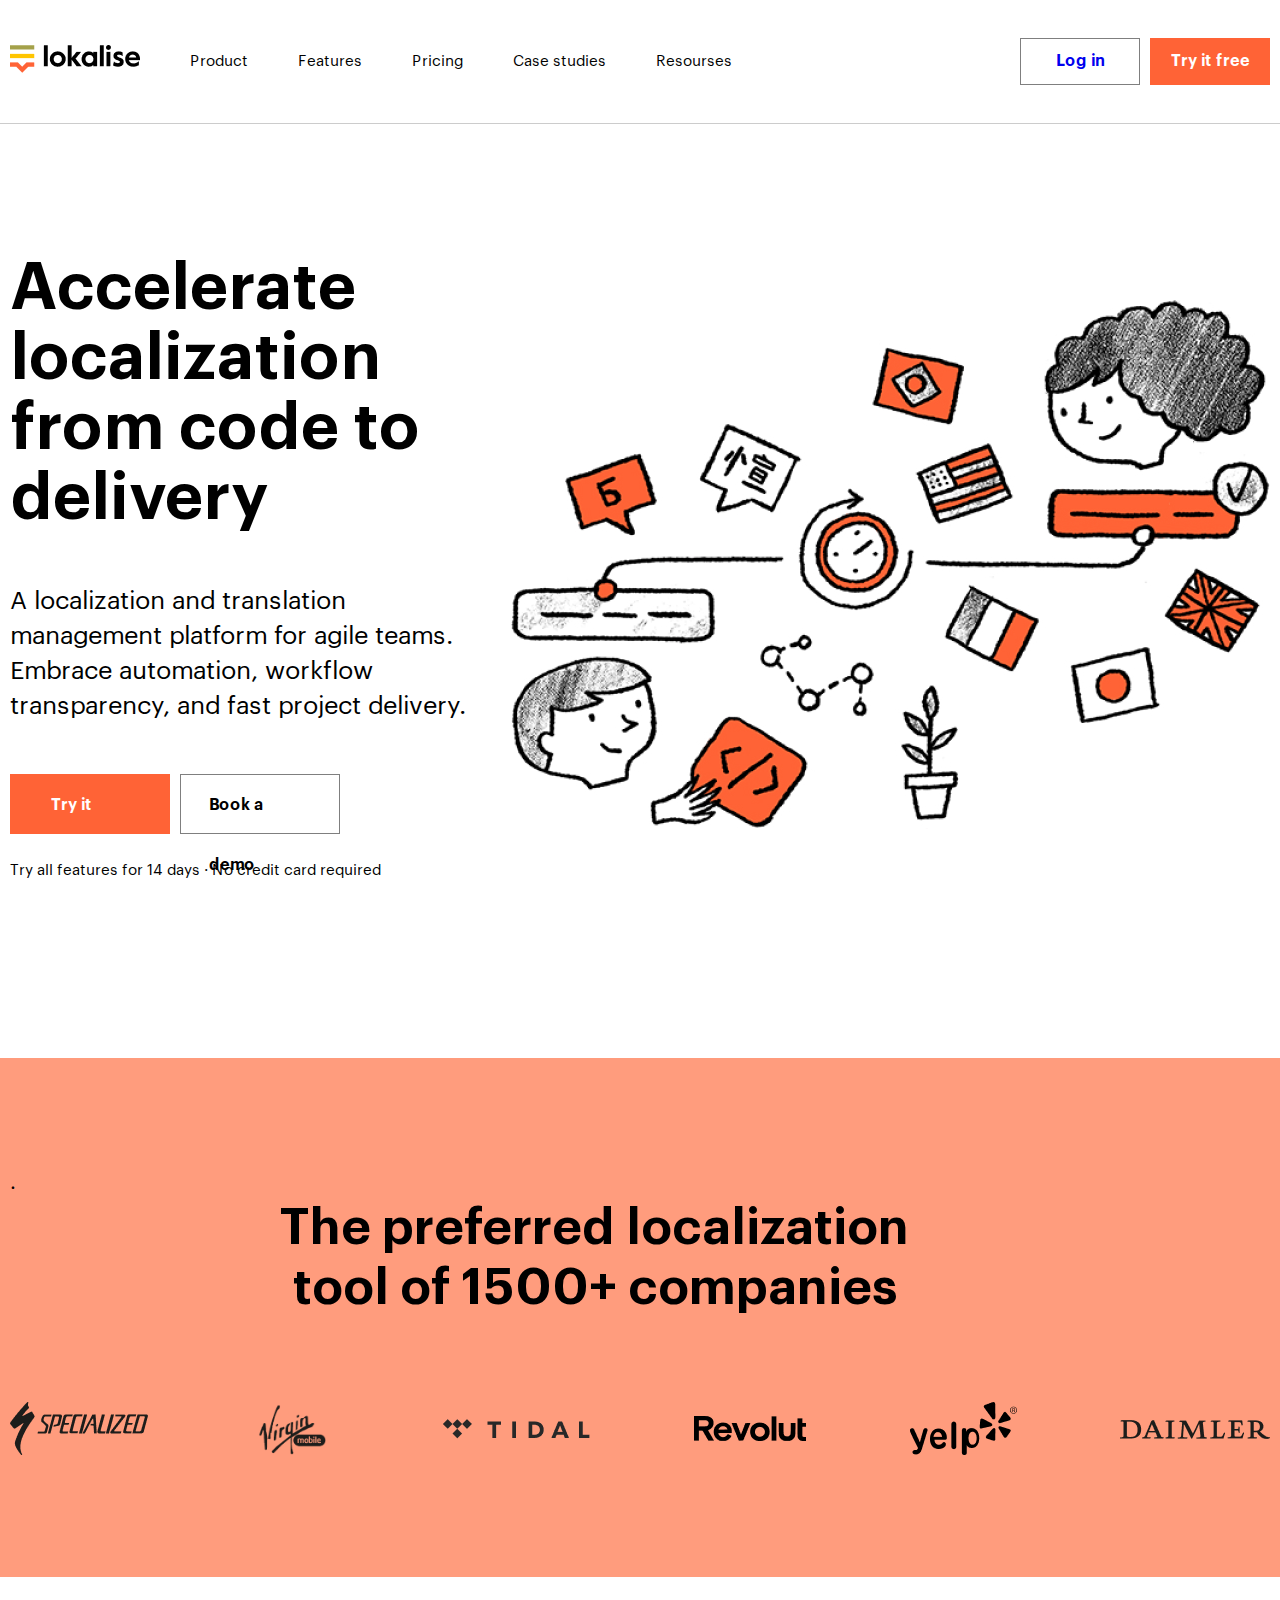
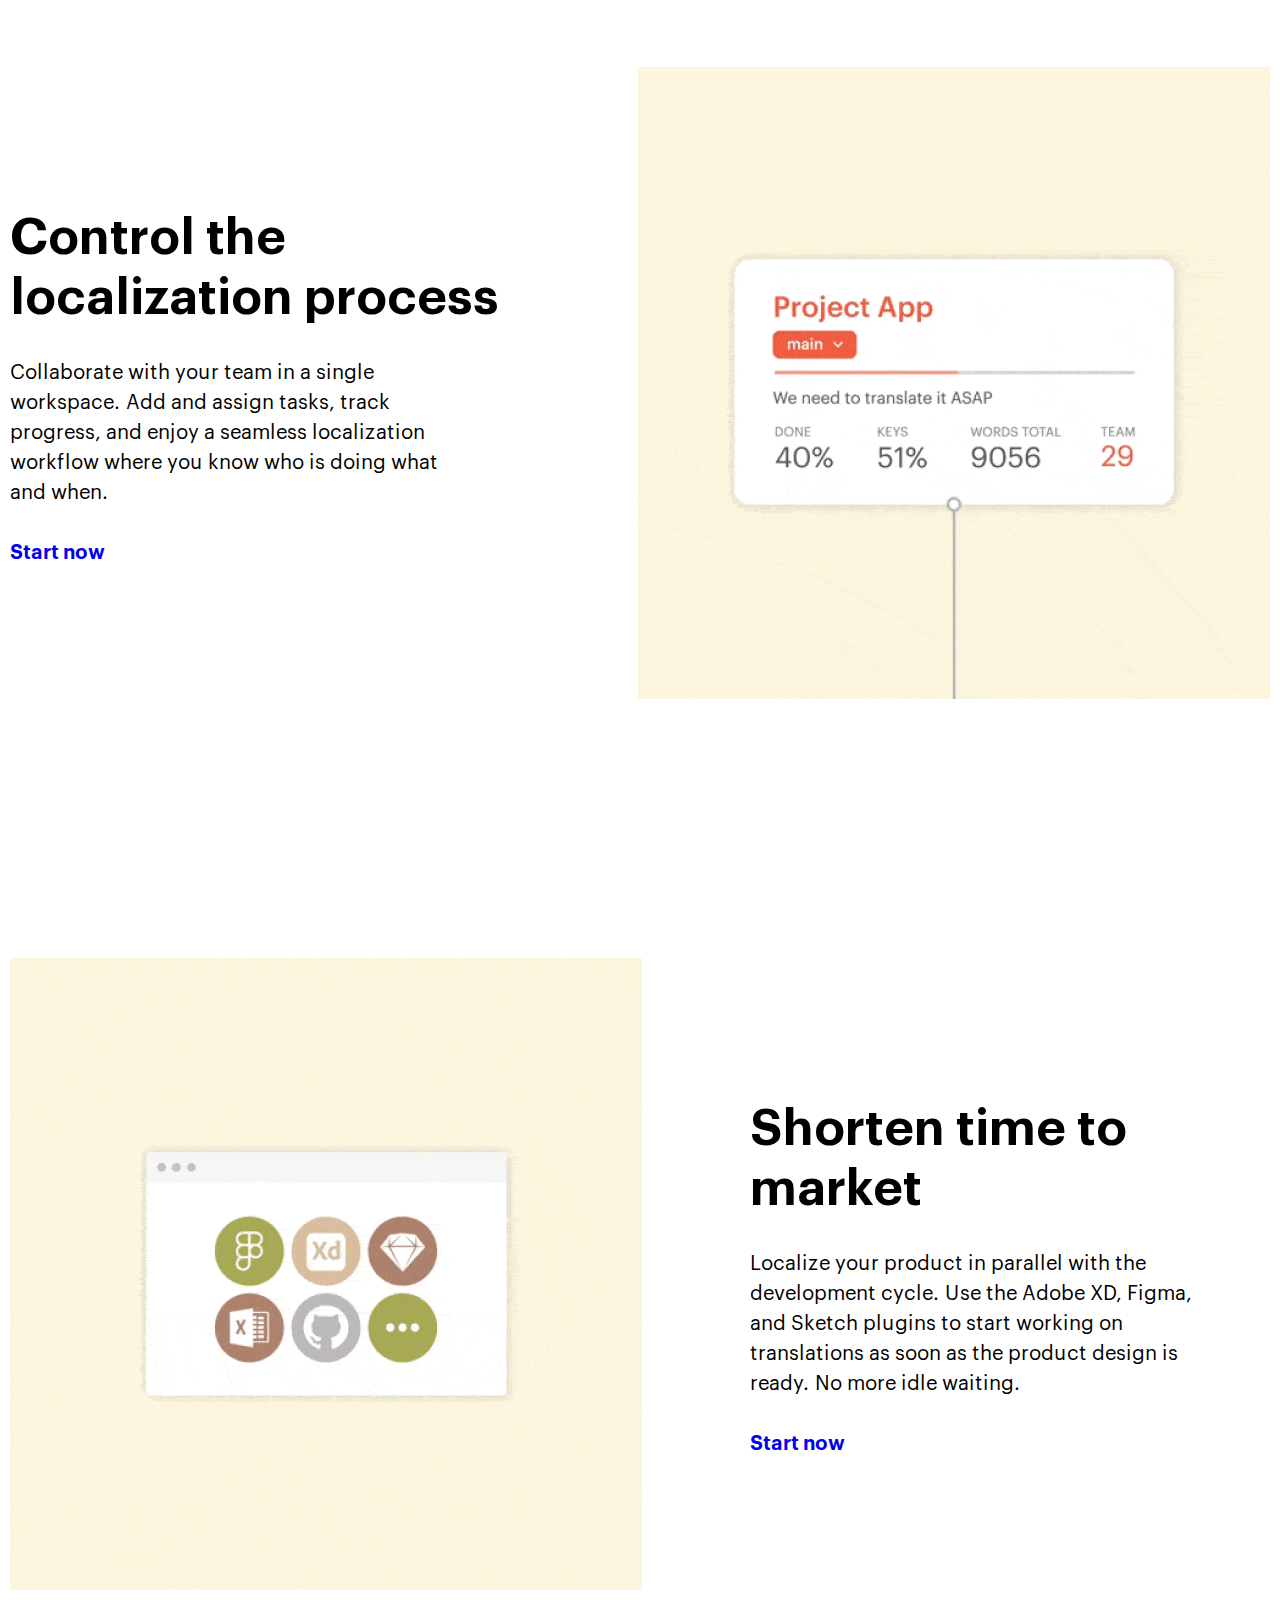
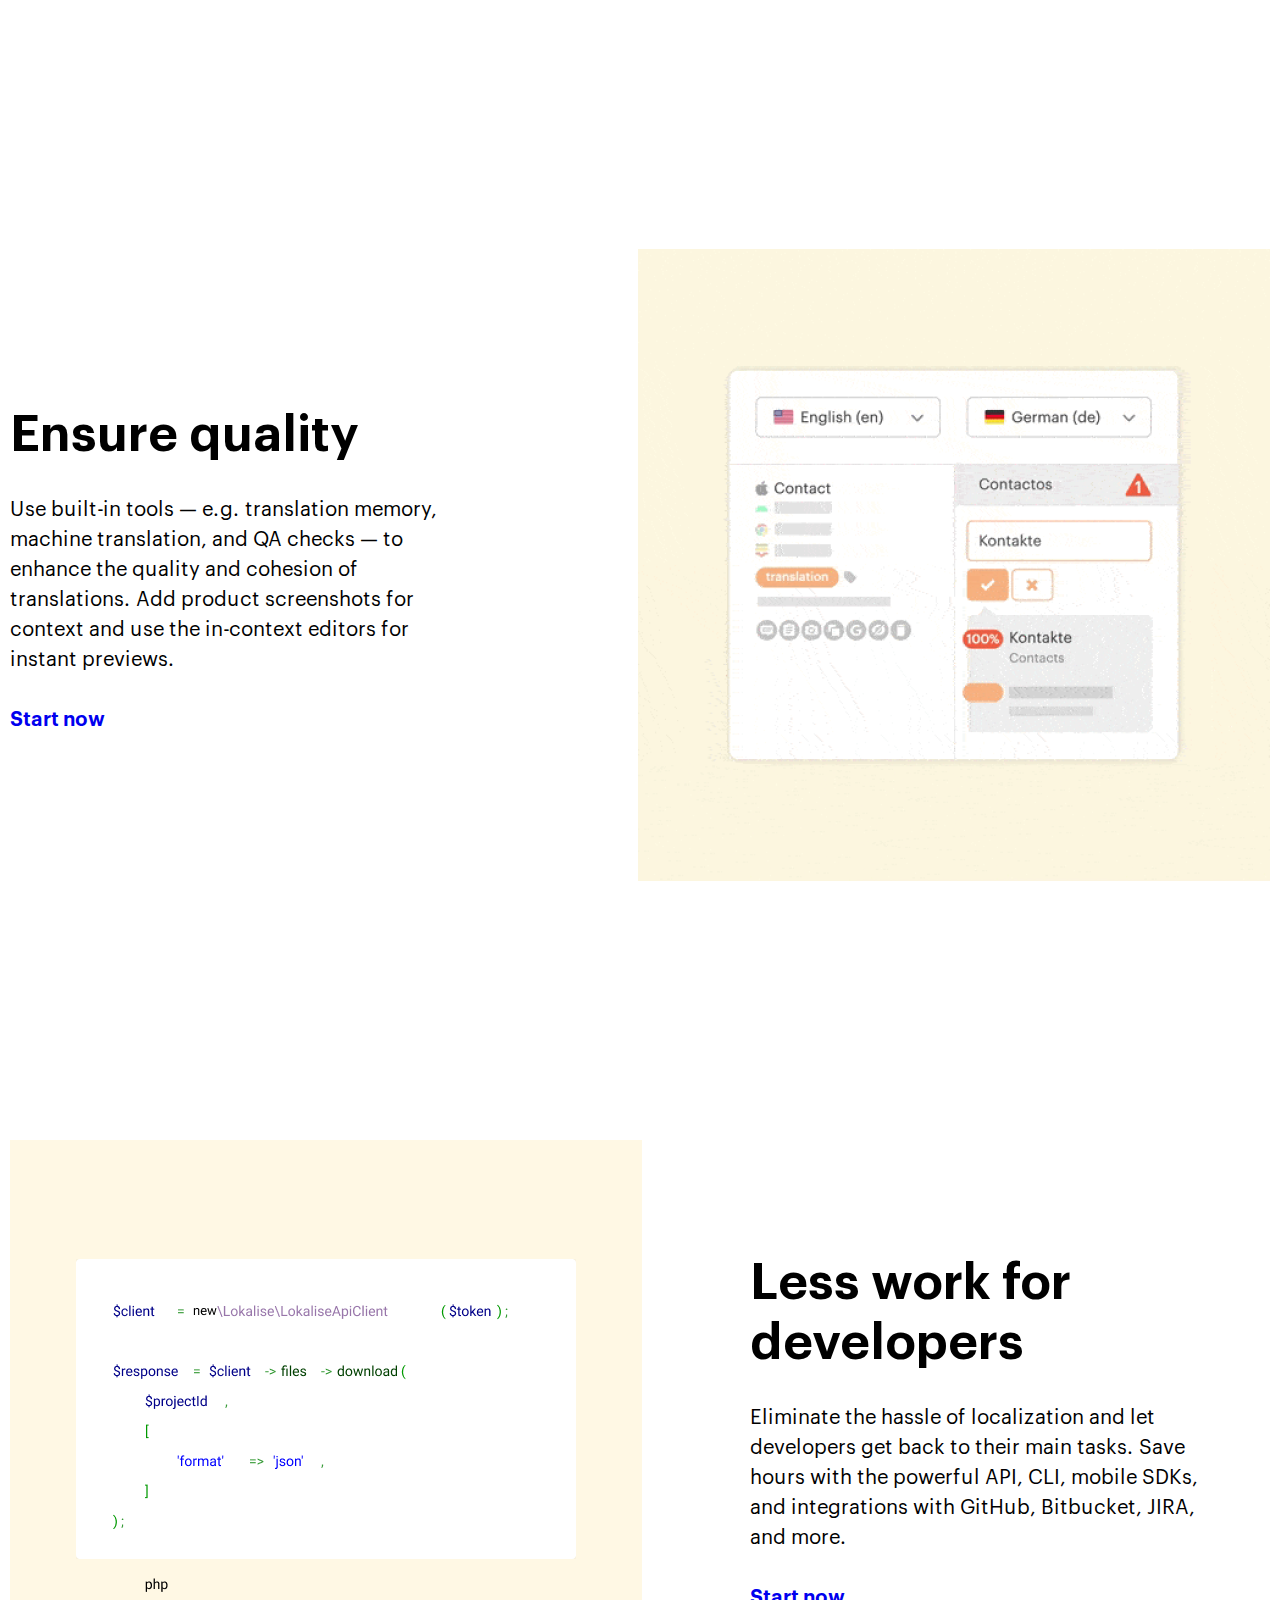
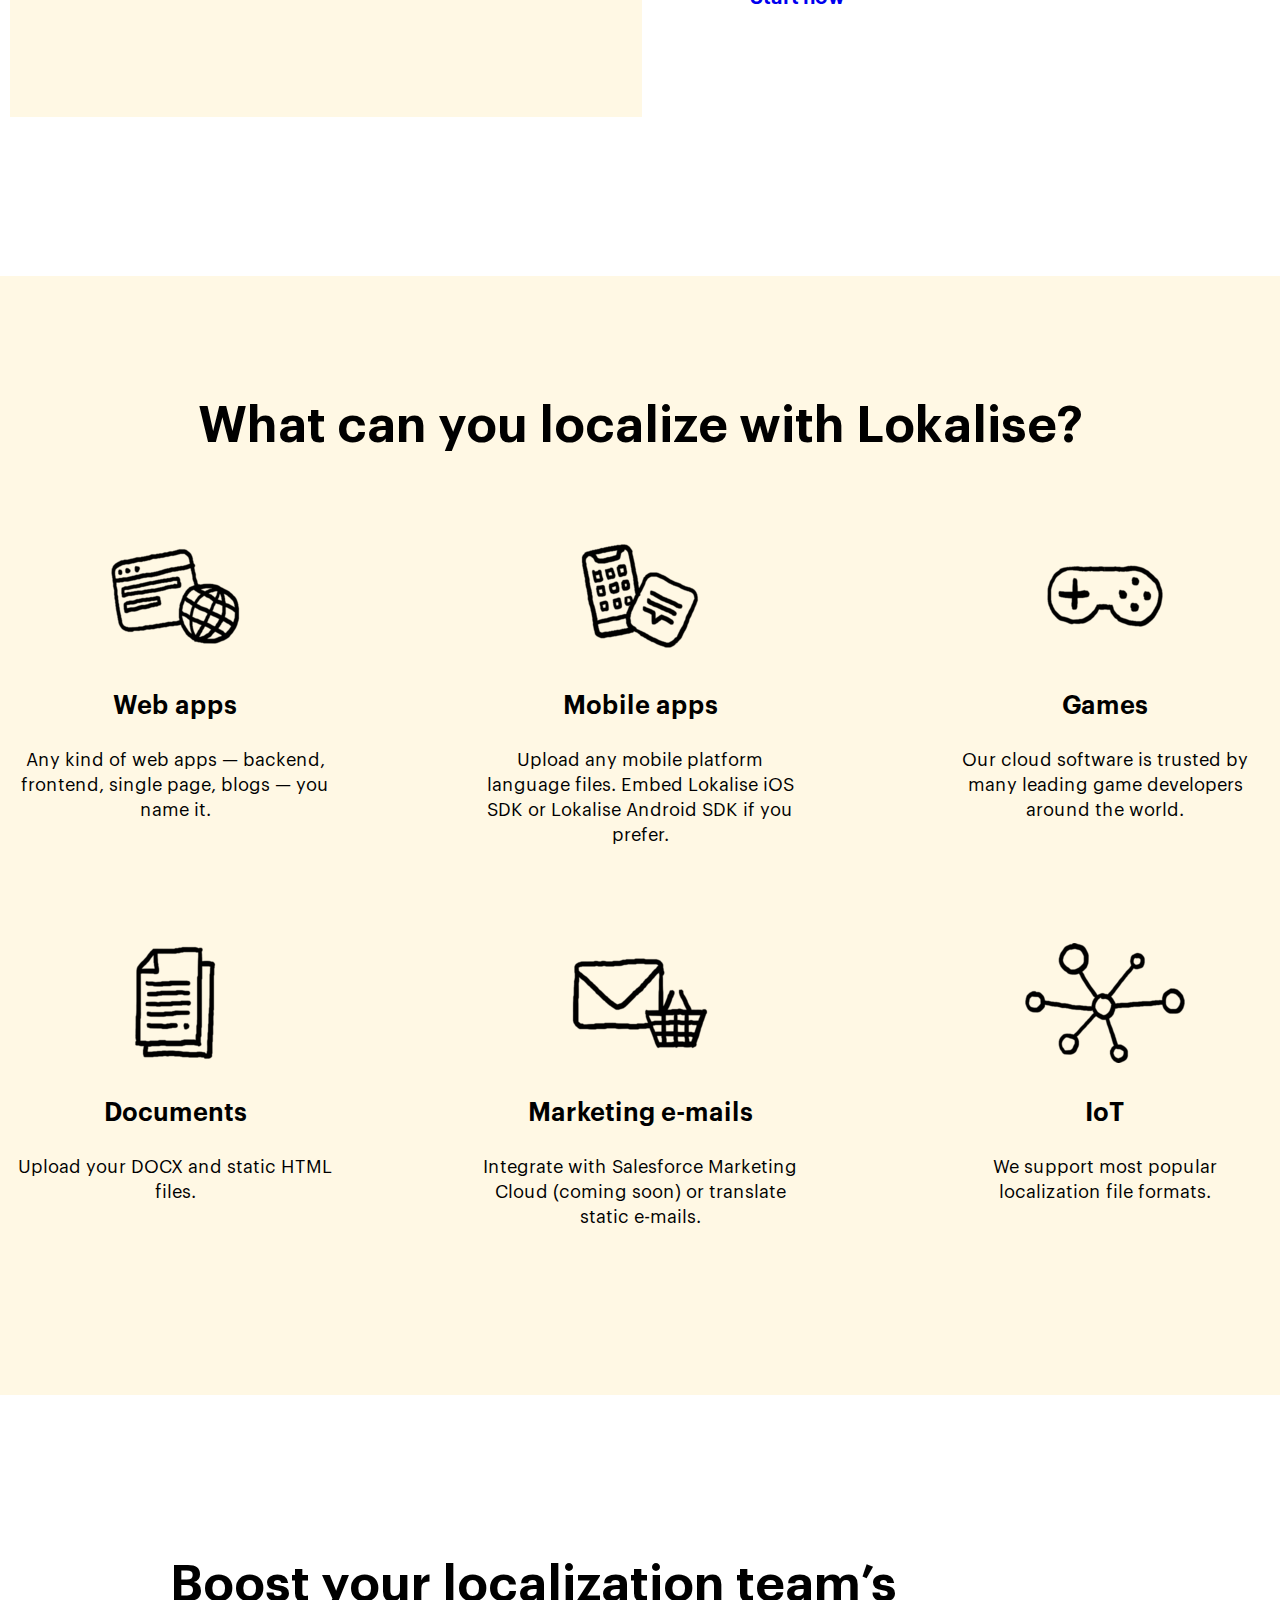
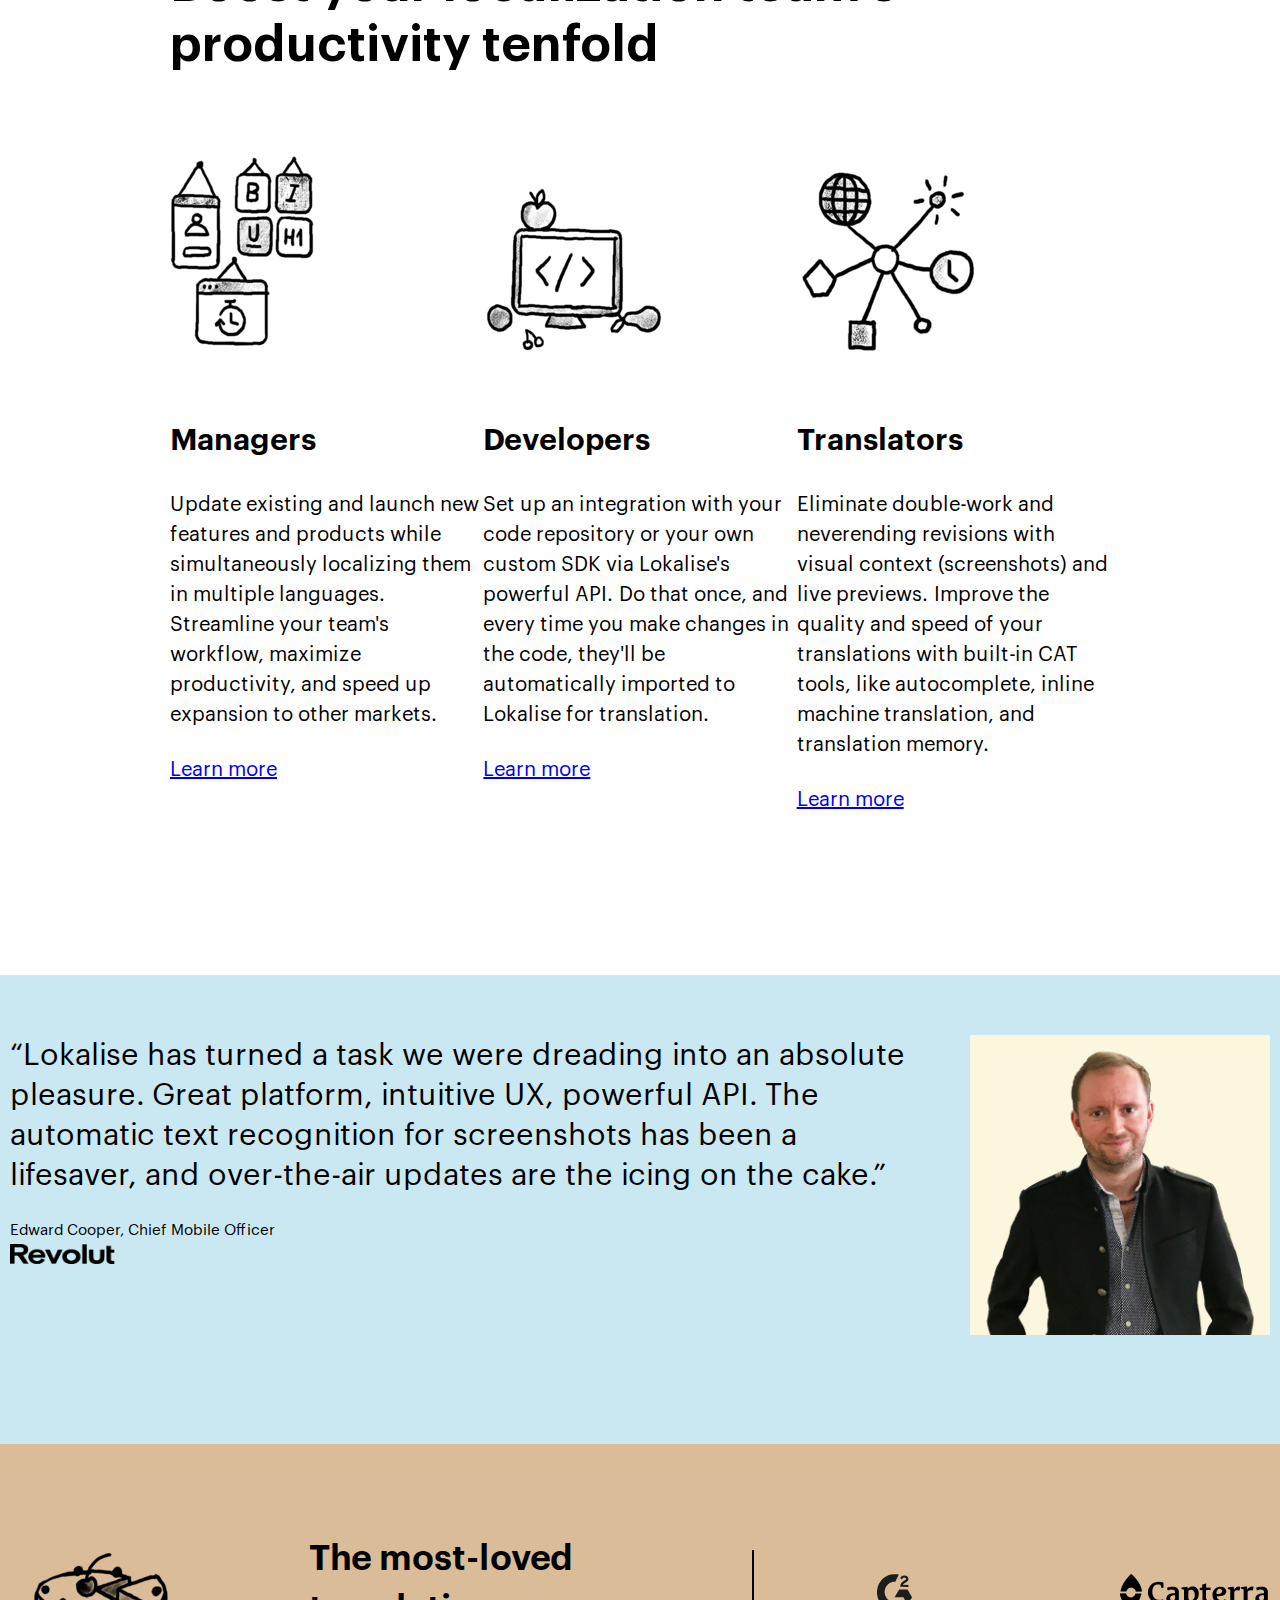
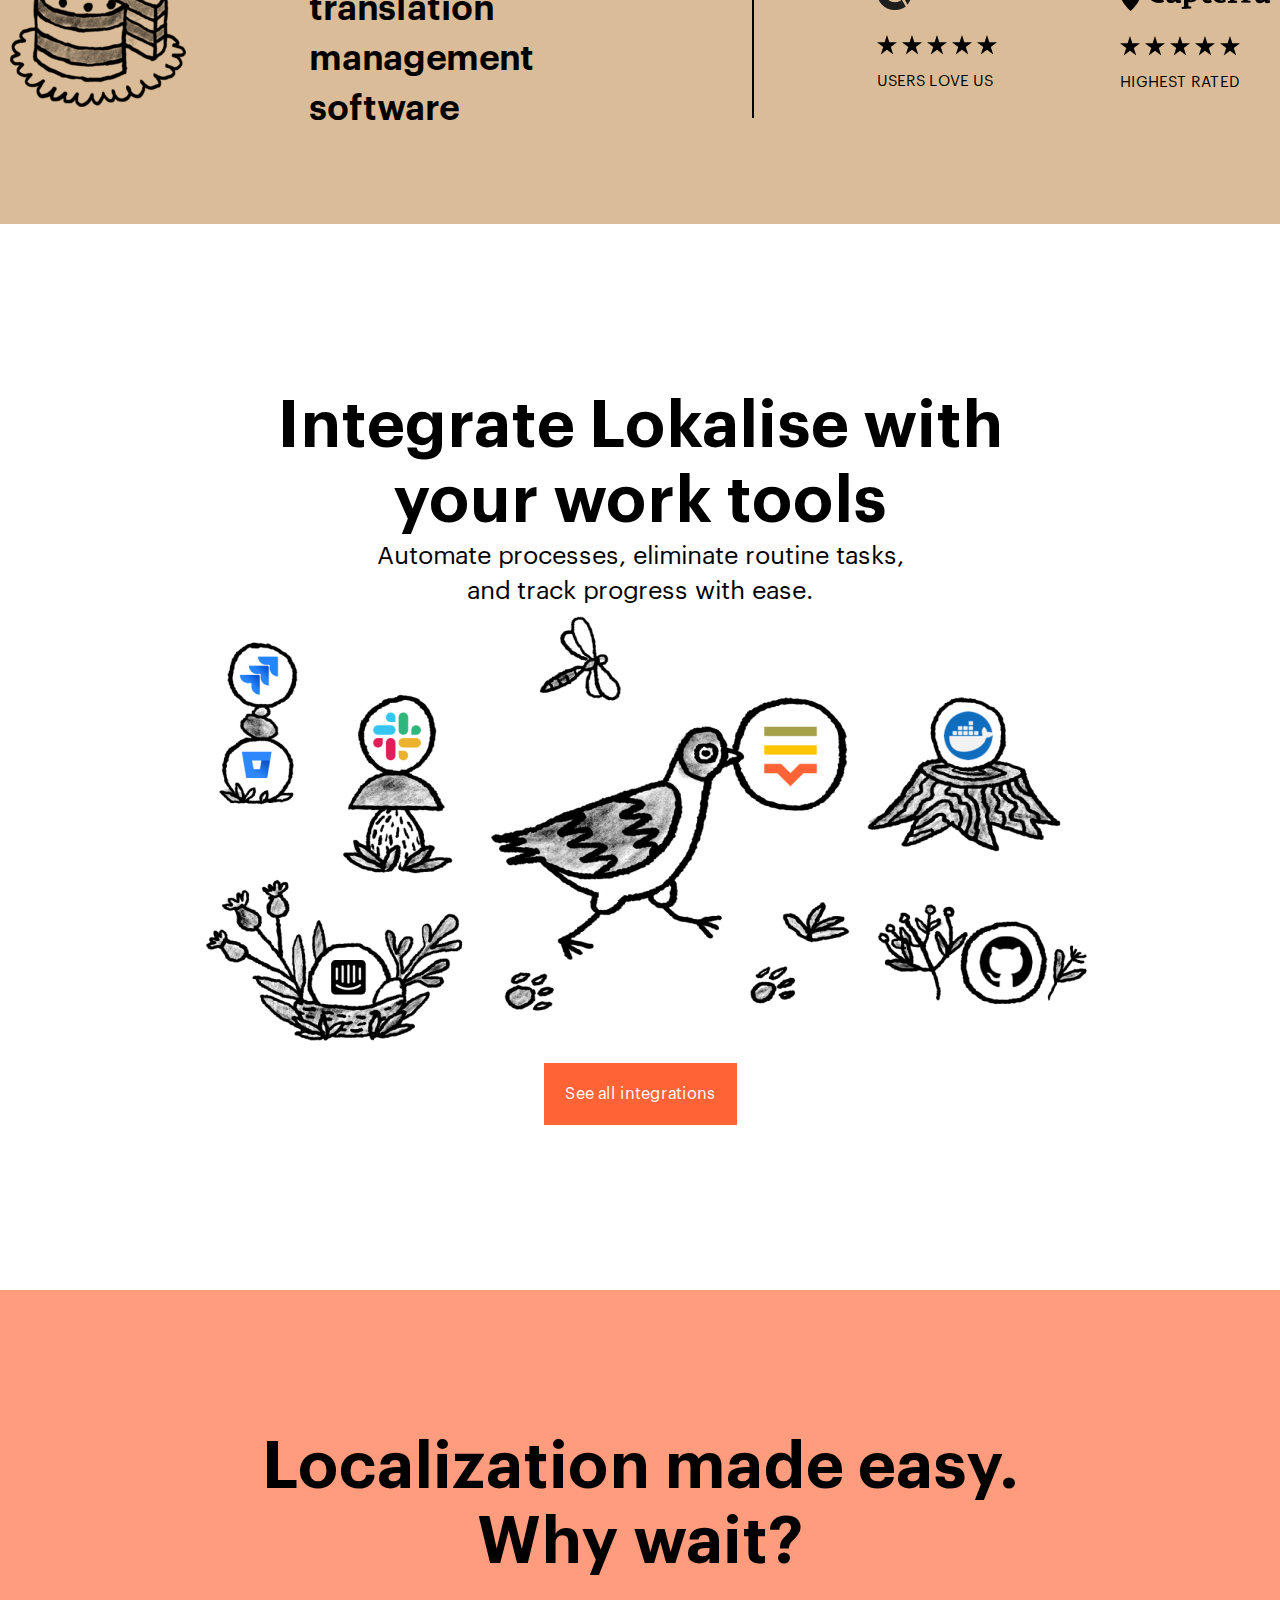
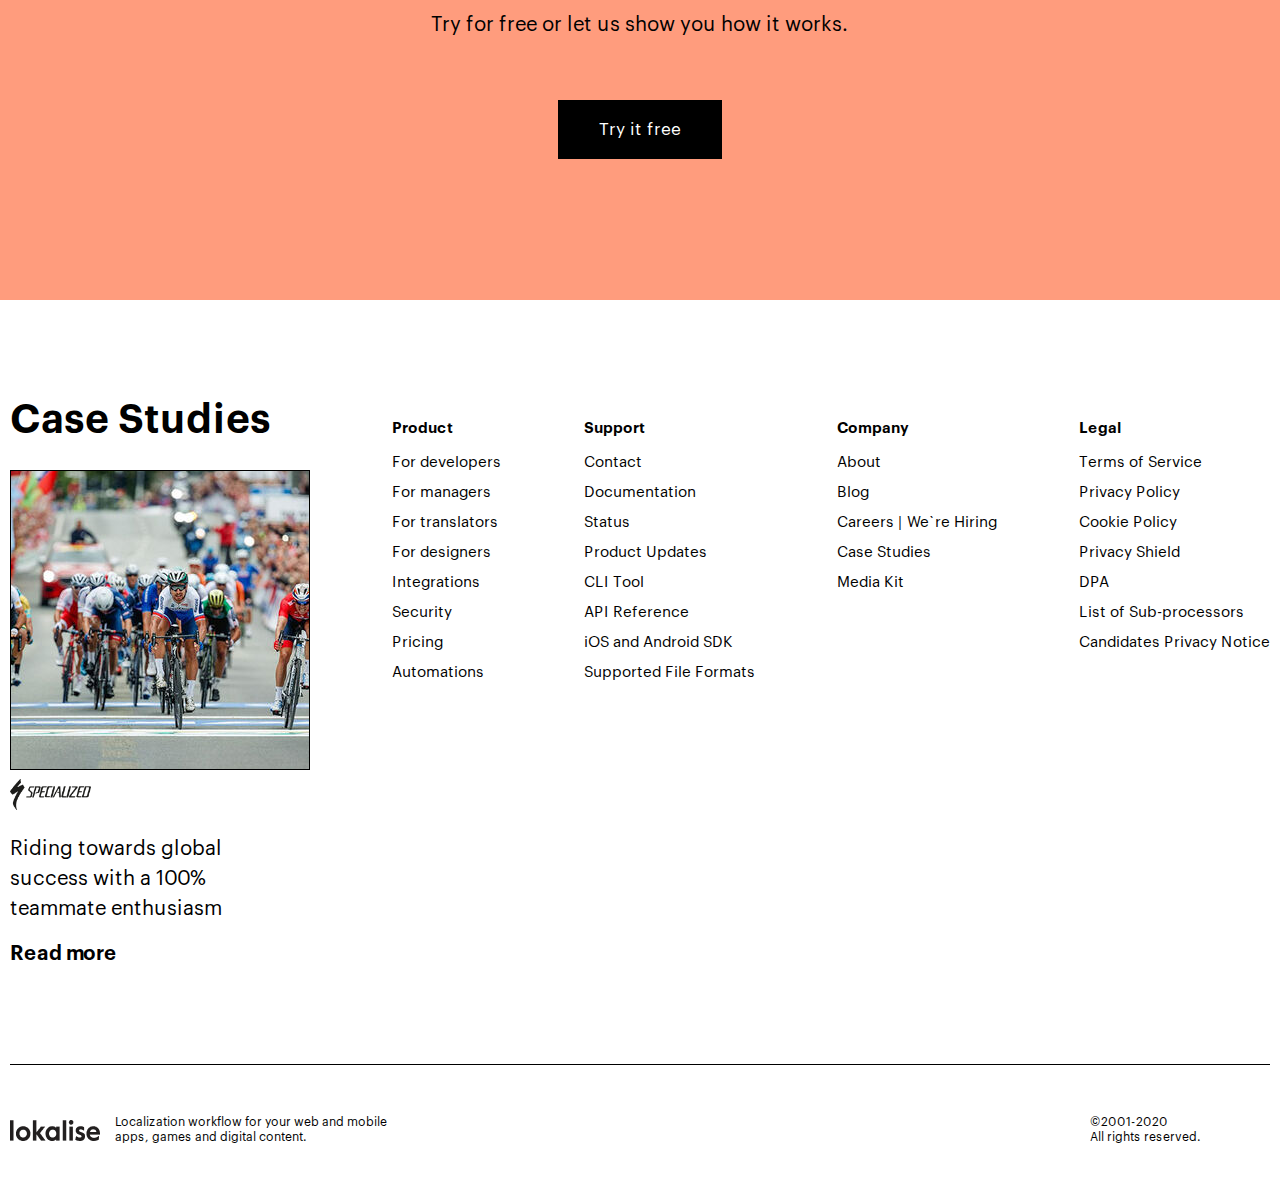
<file: dz12-golubov/index.html>
<!DOCTYPE html>
<html lang="en">

<head>
    <meta charset="UTF-8">
    <meta http-equiv="X-UA-Compatible" content="IE=edge">
    <meta name="viewport" content="width=device-width, initial-scale=1, shrink-to-fit=no">
    <link rel="stylesheet" href="./styles/reset.css">
    <link rel="stylesheet" href="./styles/fonts.css">
    <link rel="stylesheet" href="./styles/style.css">

    <title>Lokalise</title>
</head>

<body>

    <header>
        <div class="container">
            <div class="header-navigations">
                <nav>
                    <a href="#"><img src="./img/logotip.png" alt="logotip"></a>
                    <a href="#">Product</a>
                    <a href="#">Features</a>
                    <a href="#">Pricing</a>
                    <a href="#">Case studies</a>
                    <a href="#">Resourses</a>
                </nav>
                <div class="login-buttons">
                    <a href="#" class="log">Log in</a>
                    <a href="#" class="try-it">Try it free</a>
                </div>
            </div>
        </div>
    </header>

    <main>
        <section class="benefits">
            <div class="container">
                <div class="box-content">
                    <div class="content">
                        <h1>Accelerate localization from code to delivery</h1>
                        <p>A localization and translation management platform for agile teams. Embrace automation,
                            workflow transparency, and fast project delivery.</p>
                        <a href="#" class="try-it">Try it free</a>
                        <a href="#" class="book-it">Book a demo</a>
                        <span>Try all features for 14 days · No credit card required</span>
                    </div>
                    <div class="accelerate-picture">
                        <img src="./img/accelerate.jpg" alt="accelerate">
                    </div>
                </div>
            </div>
        </section>

        <section class="partners primery-color">
            <div class="container ">
                .

                <h2>The preferred localization &nbsp;tool of 1500+ companies</h2>
                <div class="partners-logo">
                    <a href="#"> <img src="./img/specialized.png" alt="logo"> </a>
                    <a href="#"> <img src="./img/virgin.png" alt="logo"> </a>
                    <a href="#"> <img src="./img/tidal.png" alt="logo"> </a>
                    <a href="#"> <img src="./img/revolut.png" alt="logo"> </a>
                    <a href="#"> <img src="./img/yelp.png" alt="logo"> </a>
                    <a href="#"> <img src="./img/daimler.png" alt="logo"> </a>
                </div>

            </div>
        </section>

        <section class="works">
            <div class="container">
                <div class="showcase">

                    <div class="case">
                        <div class="description">
                            <h3>Control the localization process</h3>
                            <p>Collaborate with your team in a single workspace. Add and assign tasks, track progress,
                                and enjoy a seamless localization workflow where you know who is doing what and when.
                            </p>
                            <a href="#">Start now</a>
                        </div>
                        <div class="gif-showcase">
                            <img src="./img/project-app.png" alt="gif">
                        </div>
                    </div>

                    <div class="case">
                        <div class="gif-showcase">
                            <img src="./img/shorten-time.png" alt="gif">
                        </div>
                        <div class="description">
                            <h3>Shorten time to market</h3>
                            <p>Localize your product in parallel with the development cycle. Use the Adobe XD, Figma,
                                and Sketch plugins to start working on translations as soon as the product design is
                                ready. No more idle waiting.</p>
                            <a href="#">Start now</a>
                        </div>
                    </div>

                    <div class="case">
                        <div class="description">
                            <h3>Ensure quality</h3>
                            <p>Use built-in tools — e.g. translation memory, machine translation, and QA checks — to
                                enhance the quality and cohesion of translations. Add product screenshots for context
                                and use the in-context editors for instant previews.</p>
                            <a href="#">Start now</a>
                        </div>
                        <div class="gif-showcase">
                            <img src="./img/ensure.png" alt="gif">
                        </div>
                    </div>

                    <div class="case">
                        <div class="gif-showcase">
                            <img src="./img/less-work.png" alt="gif">
                        </div>
                        <div class="description">
                            <h3>Less work for developers</h3>
                            <p>Eliminate the hassle of localization and let developers get back to their main tasks.
                                Save hours with the powerful API, CLI, mobile SDKs, and integrations with GitHub,
                                Bitbucket, JIRA, and more.</p>
                            <a href="#">Start now</a>
                        </div>
                    </div>
                </div>
            </div>
        </section>


        <section class="usability secondary-color">
            <div class="container">

                <h2>What can you localize with Lokalise?</h2>

                <div class="localize-with">

                    <div class="options">
                        <img src="./img/web-apps.png" alt="web">
                        <h3>Web apps</h3>
                        <p>Any kind of web apps — backend, frontend, single page, blogs — you name it.</p>
                    </div>

                    <div class="options">
                        <img src="./img/mobile-apps.png" alt="mobile">
                        <h3>Mobile apps</h3>
                        <p>Upload any mobile platform language files. Embed Lokalise iOS SDK or Lokalise Android SDK if
                            you prefer. </p>
                    </div>

                    <div class="options">
                        <img src="./img/games.png" alt="games">
                        <h3>Games</h3>
                        <p>Our cloud software is trusted by many leading game developers around the world.</p>
                    </div>
                    <div class="options">
                        <img src="./img/docunents.png" alt="documents">
                        <h3>Documents</h3>
                        <p>Upload your DOCX and static HTML files.</p>
                    </div>

                    <div class="options">
                        <img src="./img/e-mail.png" alt="email">
                        <h3>Marketing e-mails</h3>
                        <p>Integrate with Salesforce Marketing Cloud (coming soon) or translate static e-mails.</p>
                    </div>

                    <div class="options">
                        <img src="./img/iot.png" alt="iot">
                        <h3>IoT</h3>
                        <p>We support most popular localization file formats.</p>
                    </div>

                </div>
            </div>
        </section>

        <section class="boost-team">
            <div class="container">
                <h2>Boost your localization team’s productivity tenfold</h2>
                <div class="how-boost">

                    <div class="options">
                        <img src="./img/managers.png" alt="managers">
                        <h3>Managers</h3>
                        <p>Update existing and launch new features and products while simultaneously localizing them in
                            multiple languages. Streamline your team's workflow, maximize productivity, and speed up
                            expansion to other markets.</p>
                        <a href="#">Learn more</a>
                    </div>
                    <div class="options">
                        <img src="./img/developers.png" alt="managers">
                        <h3>Developers</h3>
                        <p>Set up an integration with your code repository or your own custom SDK via Lokalise's
                            powerful API. Do that once, and every time you make changes in the code, they'll be
                            automatically imported to Lokalise for translation.</p>
                        <a href="#">Learn more</a>
                    </div>
                    <div class="options">
                        <img src="./img/translators.png" alt="managers">
                        <h3>Translators</h3>
                        <p>Eliminate double-work and neverending revisions with visual context (screenshots) and live
                            previews. Improve the quality and speed of your translations with built-in CAT tools, like
                            autocomplete, inline machine translation, and translation memory.</p>
                        <a href="#">Learn more</a>
                    </div>

                </div>
            </div>
        </section>

        <section class="quote light-grayish">
            <div class="container">

                <div class="content">
                    <blockquote class="edward-quote">
                        <p>
                            “Lokalise has turned a task we were dreading into an absolute pleasure. Great platform,
                            intuitive UX, powerful API. The automatic text recognition for screenshots has been a
                            lifesaver, and over-the-air updates are the icing on the cake.”
                        </p>
                        <p class="sign">
                            Edward Cooper, Chief Mobile Officer
                        </p>
                        <img src="./img/revolt.png" alt="logo">
                    </blockquote>

                    <div class="photo">
                        <img src="./img/edward.png" alt="photo">
                    </div>

                </div>
            </div>
        </section>

        <section class="reward soft-orange">
            <div class="container">
                <div class="content">

                    <div class="cake">
                        <img src="./img/cake.png" alt="cake">
                    </div>

                    <div class="caption">
                        <h2>
                            The most-loved translation management software
                        </h2>
                    </div>

                    <div class="line">
                    </div>

                    <div class="partner">
                        <img src="./img/logo-cake.png" alt="logo">
                        <div class="stars">
                            <img src="./img/star.png" alt="star">
                            <img src="./img/star.png" alt="star">
                            <img src="./img/star.png" alt="star">
                            <img src="./img/star.png" alt="star">
                            <img src="./img/star.png" alt="star">
                        </div>
                        <p>
                            Users love us
                        </p>
                    </div>

                    <div class="partner">
                        <img src="./img/capterra.png" alt="logo">
                        <div class="stars">
                            <img src="./img/star.png" alt="star">
                            <img src="./img/star.png" alt="star">
                            <img src="./img/star.png" alt="star">
                            <img src="./img/star.png" alt="star">
                            <img src="./img/star.png" alt="star">
                        </div>
                        <p>
                            Highest rated
                        </p>
                    </div>

                </div>
            </div>
        </section>

        <section class="integrate">
            <div class="container">
                <h2>Integrate Lokalise with your work tools</h2>
                <p>Automate processes, eliminate routine tasks, and track progress with ease.</p>
                <img src="./img/integrate.png" alt="picture">
                <a href="#">See all integrations</a>
            </div>
        </section>

        <section class="advertising primery-color">
            <div class="container">
                <h2>Localization made easy. Why wait?</h2>
                <p>Try for free or let us show you how it works.</p>
                <a href="#">Try it free</a>
            </div>
        </section>
    </main>

    <footer>
        <section class="footer-nav">
            <div class="container">

                <div class="content">

                    <div class="study">
                        <h2>Case Studies</h2>
                        <img src="./img/race.png" alt="picture">
                        <img src="./img/specialized.png" alt="logo" class="logo">
                        <p>Riding towards global success with a 100% teammate enthusiasm</p>
                        <a href="#">Read more</a>
                    </div>

                    <ul>
                        <li><a href="#" class="main">Product </a> </li>
                        <li><a href="#">For developers</a> </li>
                        <li><a href="#">For managers</a> </li>
                        <li><a href="#">For translators</a> </li>
                        <li><a href="#">For designers</a> </li>
                        <li><a href="#">Integrations</a> </li>
                        <li><a href="#"> Security</a></li>
                        <li><a href="#"> Pricing</a></li>
                        <li><a href="#">Automations</a> </li>
                    </ul>

                    <ul>
                        <li><a href="#" class="main">Support</a> </li>
                        <li><a href="#">Contact</a> </li>
                        <li><a href="#">Documentation</a> </li>
                        <li><a href="#">Status</a> </li>
                        <li><a href="#">Product Updates</a> </li>
                        <li><a href="#">CLI Tool</a> </li>
                        <li><a href="#">API Reference</a> </li>
                        <li><a href="#">iOS and Android SDK</a> </li>
                        <li><a href="#">Supported File Formats</a> </li>
                    </ul>

                    <ul>
                        <li><a href="#" class="main">Company</a> </li>
                        <li><a href="#">About</a> </li>
                        <li><a href="#">Blog</a> </li>
                        <li><a href="#">Careers | We`re Hiring</a> </li>
                        <li><a href="#">Case Studies</a> </li>
                        <li><a href="#"> Media Kit</a></li>
                    </ul>

                    <ul>
                        <li><a href="#" class="main">Legal</a> </li>
                        <li><a href="#">Terms of Service</a> </li>
                        <li><a href="#">Privacy Policy</a> </li>
                        <li><a href="#">Cookie Policy</a> </li>
                        <li><a href="#">Privacy Shield</a> </li>
                        <li><a href="#">DPA</a> </li>
                        <li><a href="#">List of Sub-processors</a> </li>
                        <li><a href="#">Candidates Privacy Notice</a> </li>
                    </ul>
                </div>
            </div>
        </section>

        <section class="footer-rights">
            <div class="container">
                <div class="footer-sign">

                    <div class="logo">
                        <img src="./img/footer-logo.png" alt="logo">
                        <p>Localization workflow for your web and mobile apps, games and digital content.</p>
                    </div>

                    <div class="rights">
                        <p>
                            ©2001-2020 <br>
                            All rights reserved.
                        </p>
                    </div>
                </div>
            </div>
        </section>
    </footer>
</body>

</html>
</file>
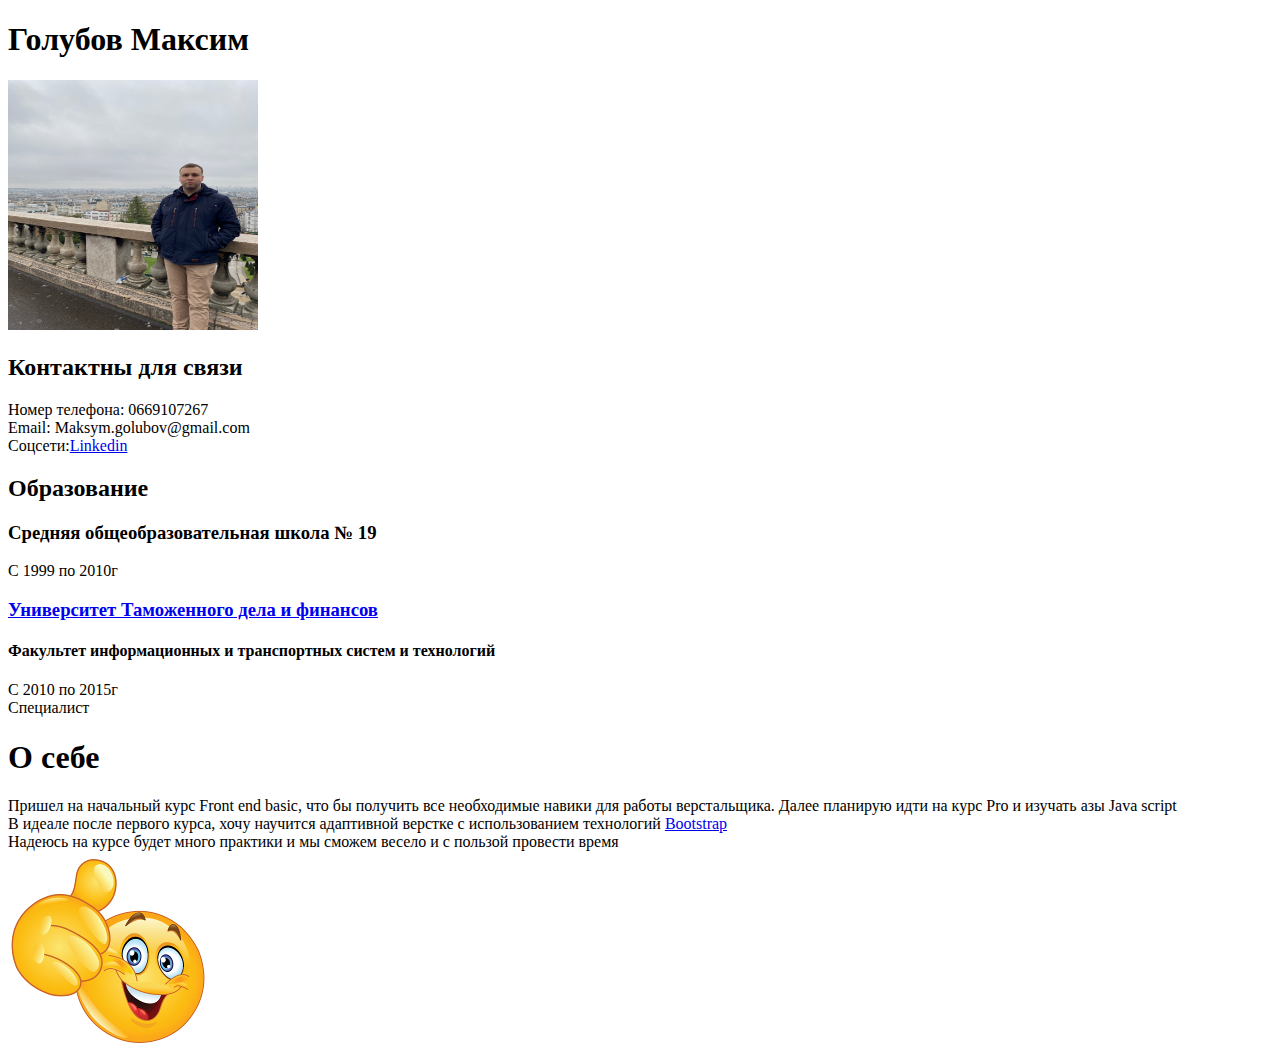
<file: DZ_1_Golubov/index.html>
<!DOCTYPE html>
<html lang="en">
<head>
  <meta charset="UTF-8">
  <meta http-equiv="X-UA-Compatible" content="IE=edge">
  <meta name="viewport" content="width=device-width, initial-scale=1.0">
  <title>Document</title>
</head>

<body>
  <!-- Оглавление -->
  <h1> Голубов Максим</h1>

  <!--Фото-->
  <div>
    <img src="./img/Myphoto.jpg" alt="My_photo" height="250" width="250">
  </div>

  <!--Контактные данные -->
  <div>
    <h2>Контактны для связи </h2>
    <span>Номер телефона: 0669107267</span>
    <br>
    <span>Email: Maksym.golubov@gmail.com </span>
    <br>
    <span> Соцсети:<a
        href="https://www.linkedin.com/in/%D0%BC%D0%B0%D0%BA%D1%81%D0%B8%D0%BC-%D0%B3%D0%BE%D0%BB%D1%83%D0%B1%D0%BE%D0%B2-407090169/"
        target="_blank">Linkedin</a> </span>
  </div>

  <!--Образование -->
  <div>
    <h2>Образование</h2>
    <h3>Средняя общеобразовательная школа № 19</h3>
    <span> С 1999 по 2010г</span>
    <h3>
      <a href="http://umsf.dp.ua/" target="_blank"> Университет Таможенного дела и финансов </a>
    </h3>
    <h4>Факультет информационных и транспортных систем и технологий </h4>
    <span> С 2010 по 2015г</span> <br>
    <span>Специалист </span>
  </div>

  <!--О себе -->
  <div>
    <h1> О себе </h1>
    <span>Пришел на начальный курс Front end basic, что бы получить все необходимые навики для работы верстальщика.
      Далее планирую идти на курс Pro и изучать азы Java script </span>
    <br>
    <span>
      В идеале после первого курса, хочу научится адаптивной верстке с использованием технологий <a
        href="https://getbootstrap.com/docs/5.1/getting-started/introduction/" target="_blank"> Bootstrap </a>
    </span> <br>
    <span> Надеюсь на курсе будет много практики и мы сможем весело и с пользой провести время </span>
    <div>
      <img src="./img/emoji-icon.png" alt="emoji-icon">
    </div>
</body>
</html>
</file>
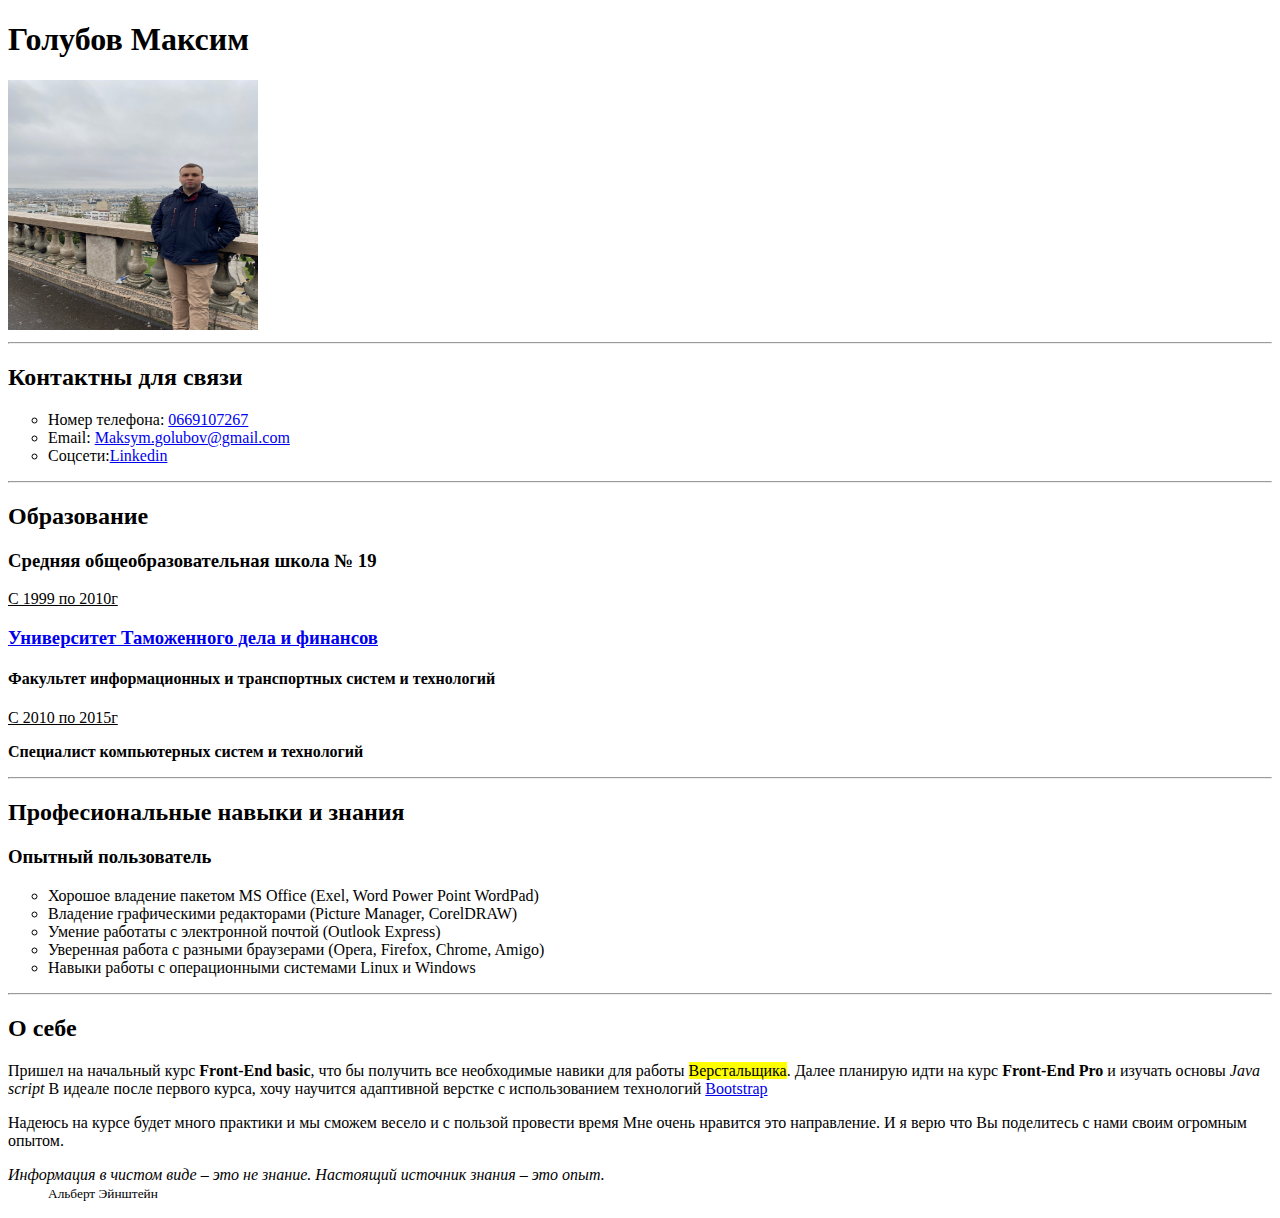
<file: dz_2_holubov/index.html>
<!DOCTYPE html>
<html lang="en">
<head>
    <meta charset="UTF-8">
    <meta http-equiv="X-UA-Compatible" content="IE=edge">
    <meta name="viewport" content="width=device-width, initial-scale=1.0">
    <title>Личный блог Голубов</title>
</head>
<body>
    <!-- Оглавление -->
    <header>
        <h1> Голубов Максим</h1>
        <!--Фото-->
        <div>
            <img src="./img/Myphoto.jpg" alt="My_photo" height="250" width="250">
        </div>
    </header>

    <hr>

    <!--Контактные данные -->
    <nav>
        <div>
            <h2>Контактны для связи </h2>
            <ul type="circle">
                <li>
                    Номер телефона: <a href="tel:380669107267">0669107267</a>
                </li>
                <li>
                    Email: <a href="mailto:maksym.golubov@gmail.com">Maksym.golubov@gmail.com</a>
                </li>
                <li>
                    Соцсети:<a
                        href="https://www.linkedin.com/in/%D0%BC%D0%B0%D0%BA%D1%81%D0%B8%D0%BC-%D0%B3%D0%BE%D0%BB%D1%83%D0%B1%D0%BE%D0%B2-407090169/"
                        target="_blank">Linkedin</a>
                </li>
            </ul>
        </div>
    </nav>

    <hr>

    <!--Образование -->
    <main>
        <section>
            <h2>Образование</h2>
            <h3>Средняя общеобразовательная школа № 19</h3>
            <p> <ins>С 1999 по 2010г</ins> </p>
            <h3>
                <a href="http://umsf.dp.ua/" target="_blank"> Университет Таможенного дела и финансов </a>
            </h3>
            <h4>Факультет информационных и транспортных систем и технологий </h4>
            <p> <ins>С 2010 по 2015г</ins> </p>
            <p> <strong>Специалист компьютерных систем и технологий</strong> </p>
        </section>
        <hr>

        <!--Навыки-->
        <section>
            <h2>Професиональные навыки и знания</h2>
            <h3>Опытный пользователь</h3>
            <ul type="circle">
                <li>
                    <em></em> Хорошое владение пакетом MS Office (Exel, Word Power Point WordPad)
                </li>
                <li>
                    Владение графическими редакторами (Picture Manager, CorelDRAW)
                </li>
                <li>
                    Умение работаты с электронной почтой (Outlook Express)
                </li>
                <li>
                    Уверенная работа с разными браузерами (Opera, Firefox, Chrome, Amigo)
                </li>
                <li>
                    Навыки работы с операционными системами Linux и Windows
                </li>
            </ul>
        </section>

        <hr>

        <section>
            <!--О себе -->
            <h2> О себе </h2>
            <p>
                Пришел на начальный курс <strong>Front-End basic</strong>, что бы получить все необходимые навики
                для работы
                <mark>Верстальщика</mark>.
                Далее планирую идти на курс <b>Front-End Pro </b> и изучать основы <em>Java script</em>
                В идеале после первого курса, хочу научится адаптивной верстке с использованием технологий
                <a href="https://getbootstrap.com/docs/5.1/getting-started/introduction/" target="_blank"> Bootstrap
                </a>
            </p>
            <p>
                Надеюсь на курсе будет много практики и мы сможем весело и с пользой провести время
                Мне очень нравится это направление. И я верю что Вы поделитесь с нами своим огромным опытом.
            </p>
        </section>
    </main>

    <footer>
        <dl>
            <dt>
                <i>Информация в чистом виде ‒ это не знание. Настоящий источник знания ‒ это опыт.</i>
            </dt>
            <dd>
                <small>Альберт Эйнштейн</small>
            </dd>
        </dl>
    </footer>
</body>
</html>
</file>
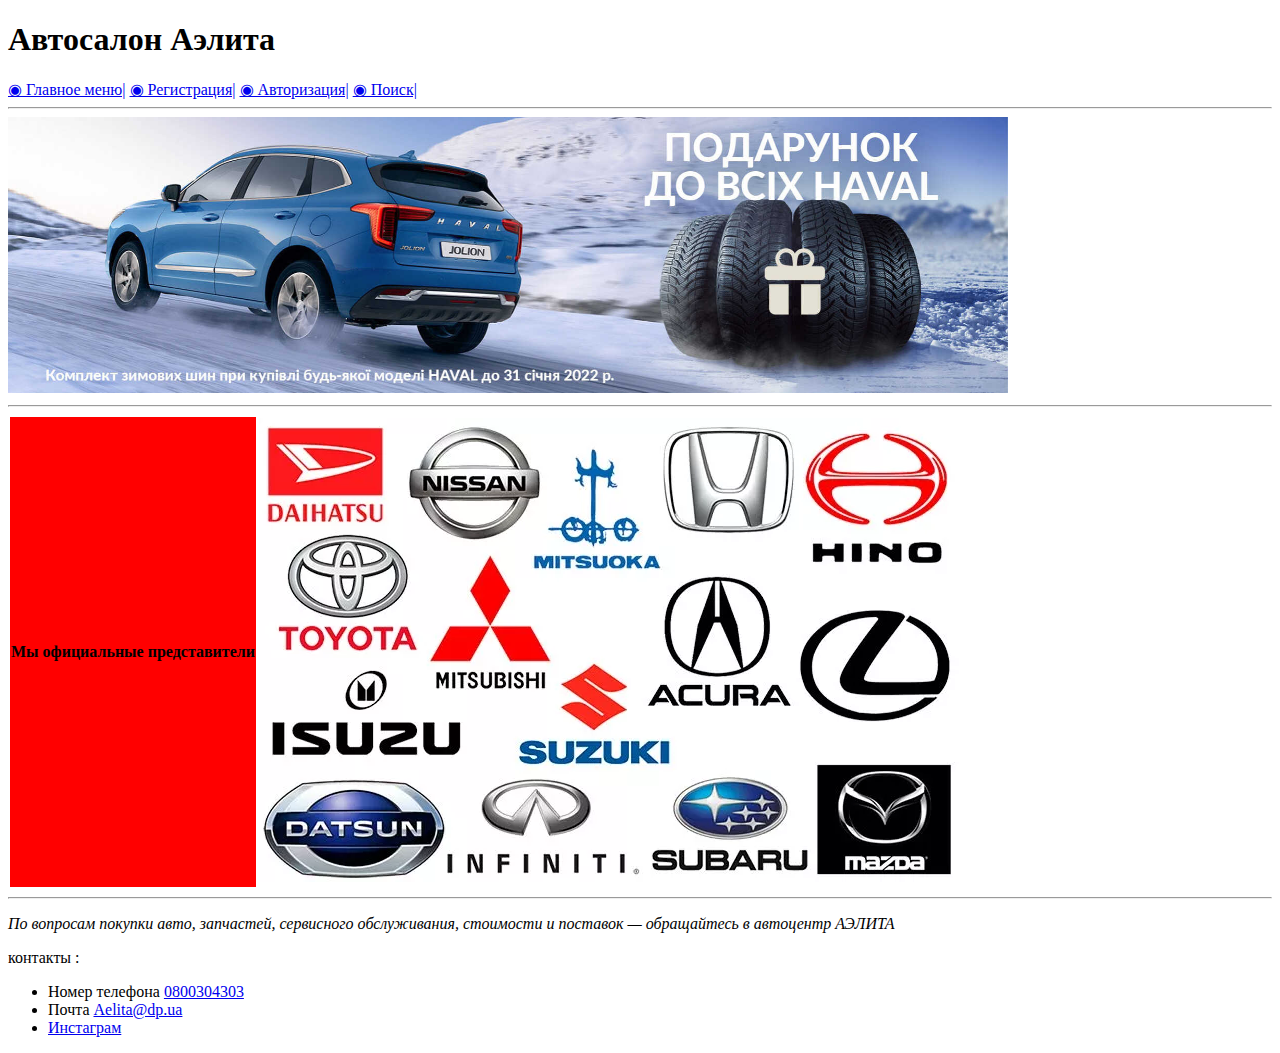
<file: dz_3_golubov/index.html>
<!DOCTYPE html>
<html lang="en">
<head>
    <meta charset="UTF-8">
    <meta http-equiv="X-UA-Compatible" content="IE=edge">
    <meta name="viewport" content="width=device-width, initial-scale=1.0">
    <meta name="keywords" content="Автосалон, представители">
    <meta name="description" content="Обьедененный автомобильный салон и сервис">
    <title>Автосалон Аэлита</title>
</head>
<body>
    <header>
        <h1>Автосалон Аэлита </h1>
        <nav>
            <a href="./index.html">◉ Главное меню|</a>
            <a href="./pages/registration.html" >◉ Регистрация|</a>
            <a href="./pages/enter_form.html" >◉ Авторизация|</a>
            <a href="./pages/search.html" >◉ Поиск|</a>
        </nav>
    </header>

    <hr>

    <main>
        <aside>
            <img src="./img/3.jpg" alt="advertising" width="1000">
        </aside>

        <hr>

        <article>
            <table>
                <tbody>
                    <tr>
                        <td bgcolor="red"><b>Мы официальные представители</b> </td>
                        <td> <img src="./img/2.jpg" alt="logo"></td>
                    </tr>
                </tbody>
            </table>
        </article>
    </main>

    <hr>

    <footer>
        <p>
            <i>По вопросам покупки авто, запчастей, сервисного обслуживания, стоимости и поставок — обращайтесь в
                автоцентр АЭЛИТА</i>
        </p>
        <p>контакты :</p>
        <ul>
            <li> Номер телефона <a href="tel:0800304303">0800304303</a></li>
            <li>Почта <a href="mailto:Aelita@dp.ua">Aelita@dp.ua</a> </li>
            <li> <a href="https://www.instagram.com/aelita.ua/">Инстаграм</a> </li>
        </ul>
    </footer>
</body>
</html>
</file>
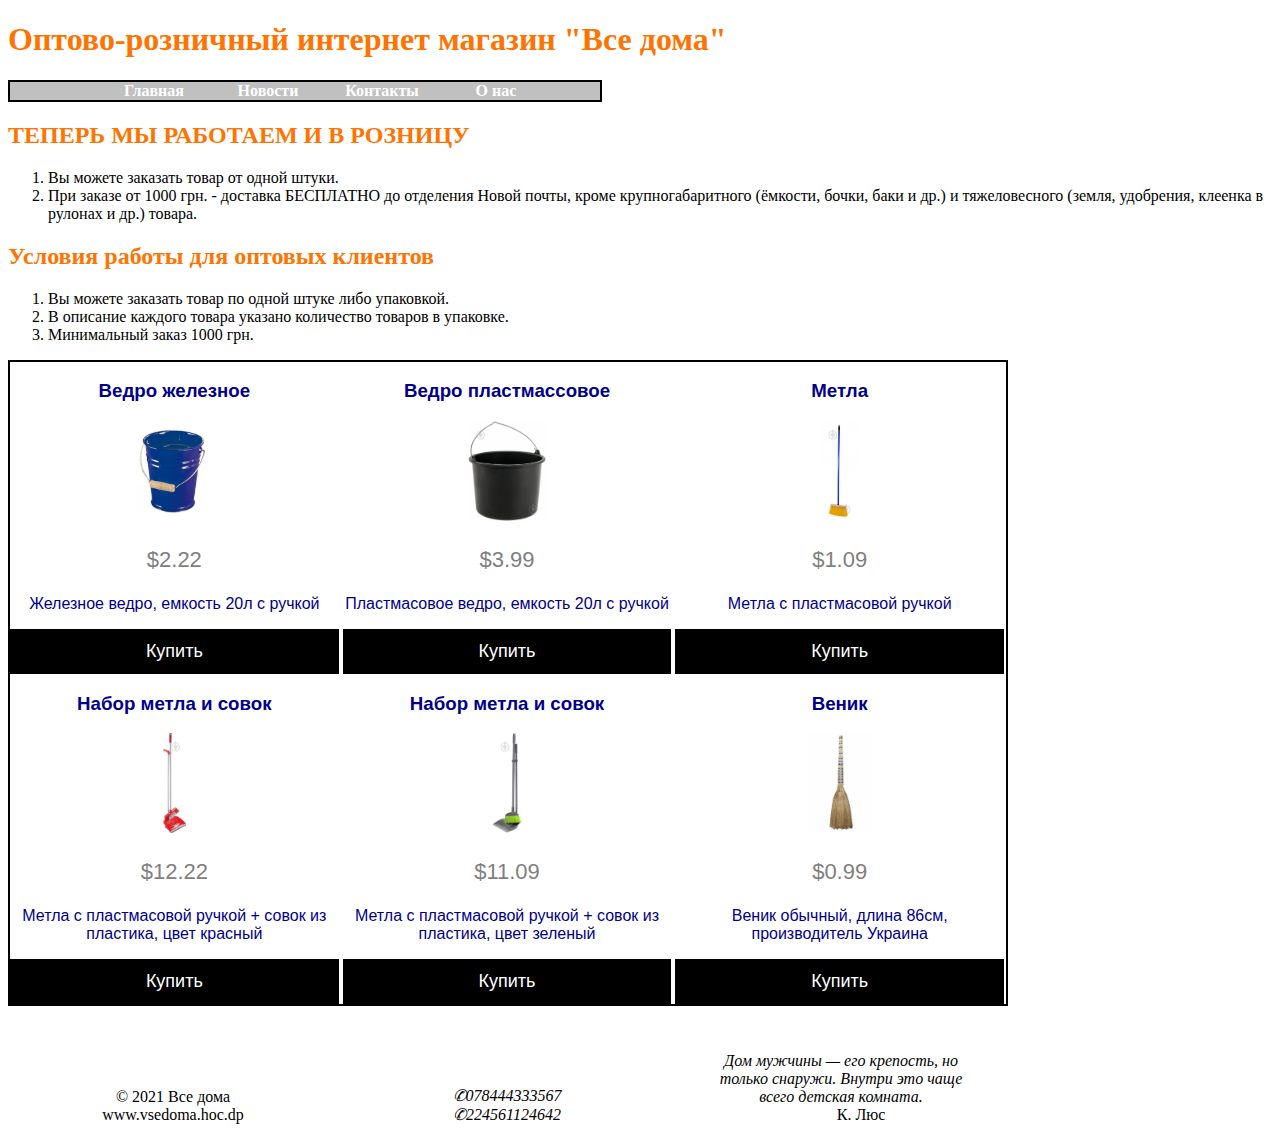
<file: dz_6_golubov/index.html>
<!DOCTYPE html>
<html lang="en">

<head>
    <meta charset="UTF-8">
    <meta http-equiv="X-UA-Compatible" content="IE=edge">
    <meta name="viewport" content="width=device-width, initial-scale=1.0">
    <link rel="stylesheet" href="./css/styles.css">
    <title>Все для дома</title>
</head>

<body>
    <header>
        <h1> Оптово-розничный интернет магазин "Все дома"</h1>
        <nav>
            <ul id="navbar">
                <li><a href="#">Главная</a></li>
                <li><a href="#">Новости</a></li>
                <li><a href="#">Контакты</a></li>
                <li><a href="#">О нас</a></li>
            </ul>
        </nav>
    </header>

    <main>
        <section>
            <h2>ТЕПЕРЬ МЫ РАБОТАЕМ И В РОЗНИЦУ </h2>
            <ol>
                <li>Вы можете заказать товар от одной штуки.</li>
                <li>При заказе от 1000 грн. - доставка БЕСПЛАТНО до отделения Новой почты, кроме крупногабаритного
                    (ёмкости, бочки, баки и др.) и тяжеловесного (земля, удобрения, клеенка в рулонах и др.) товара.
                </li>
            </ol>
        </section>

        <section>
            <h2>Условия работы для оптовых клиентов</h2>
            <ol>
                <li>Вы можете заказать товар по одной штуке либо упаковкой.</li>
                <li>В описание каждого товара указано количество товаров в упаковке.</li>
                <li>Минимальный заказ 1000 грн.</li>
            </ol>
        </section>

        <section>
            <div class="box">
                <div class="card">
                    <h3>Ведро железное</h3>
                    <div class="logo">
                        <img src="./img/iron_bucket.jpg" alt="Iron bucket">
                    </div>
                    <p class="price">$2.22</p>
                    <p class="decription">Железное ведро, емкость 20л с ручкой</p>
                    <div><button>Купить</button></div>
                </div>

                <div class="card">
                    <h3>Ведро пластмассовое</h3>
                    <div class="logo">
                        <img src="./img/bucket.jpeg" alt="bucket">
                    </div>
                    <p class="price">$3.99</p>
                    <p class="decription">Пластмасовое ведро, емкость 20л с ручкой</p>
                    <div><button>Купить</button></div>
                </div>

                <div class="card">
                    <h3>Метла</h3>
                    <div class="logo">
                        <img src="./img/metla.jpeg" alt="broom with hand">
                    </div>
                    <p class="price">$1.09</p>
                    <p class="decription"> Метла с пластмасовой ручкой</p>
                    <div><button>Купить</button></div>
                </div>

                <div class="card">
                    <h3>Набор метла и совок</h3>
                    <div class="logo">
                        <img src="./img/set.jpeg" alt="set broom and scoop red">
                    </div>
                    <p class="price">$12.22</p>
                    <p class="decription">Метла с пластмасовой ручкой + совок из пластика, цвет красный</p>
                    <div><button>Купить</button></div>
                </div>

                <div class="card">
                    <h3>Набор метла и совок</h3>
                    <div class="logo">
                        <img src="./img/set_broom.jpeg" alt="set broom and scoop green">
                    </div>
                    <p class="price">$11.09</p>
                    <p class="decription">Метла с пластмасовой ручкой + совок из пластика, цвет зеленый</p>
                    <div><button>Купить</button></div>
                </div>

                <div class="card">
                    <h3>Веник</h3>
                    <div class="logo">
                        <img src="./img/broom_2.jpg" alt="broom">
                    </div>
                    <p class="price">$0.99</p>
                    <p class="decription">Веник обычный, длина 86см, производитель Украина</p>
                    <div><button>Купить</button></div>
                </div>
            </div>
        </section>
    </main>

    <footer>
        <div class="footer_box">
            <div class="footer_web">
                <span>
                    © 2021 Все дома
                    <br>
                    www.vsedoma.hoc.dp
                </span>
            </div>
            <div class="footer_mob">
                <span>
                    <i>✆078444333567</i>
                    <br>
                    <i>✆224561124642</i>
                </span>
            </div>
            <div class="footer_blockquote">
                <blockquote>
                    <dl>
                        <dt>
                            <i>
                                Дом мужчины — его крепость, но только снаружи. Внутри это чаще всего детская комната.
                            </i>
                        </dt>
                        <dd>
                            К. Люс
                        </dd>
                    </dl>
                </blockquote>
            </div>
        </div>
    </footer>
</body>

</html>
</file>
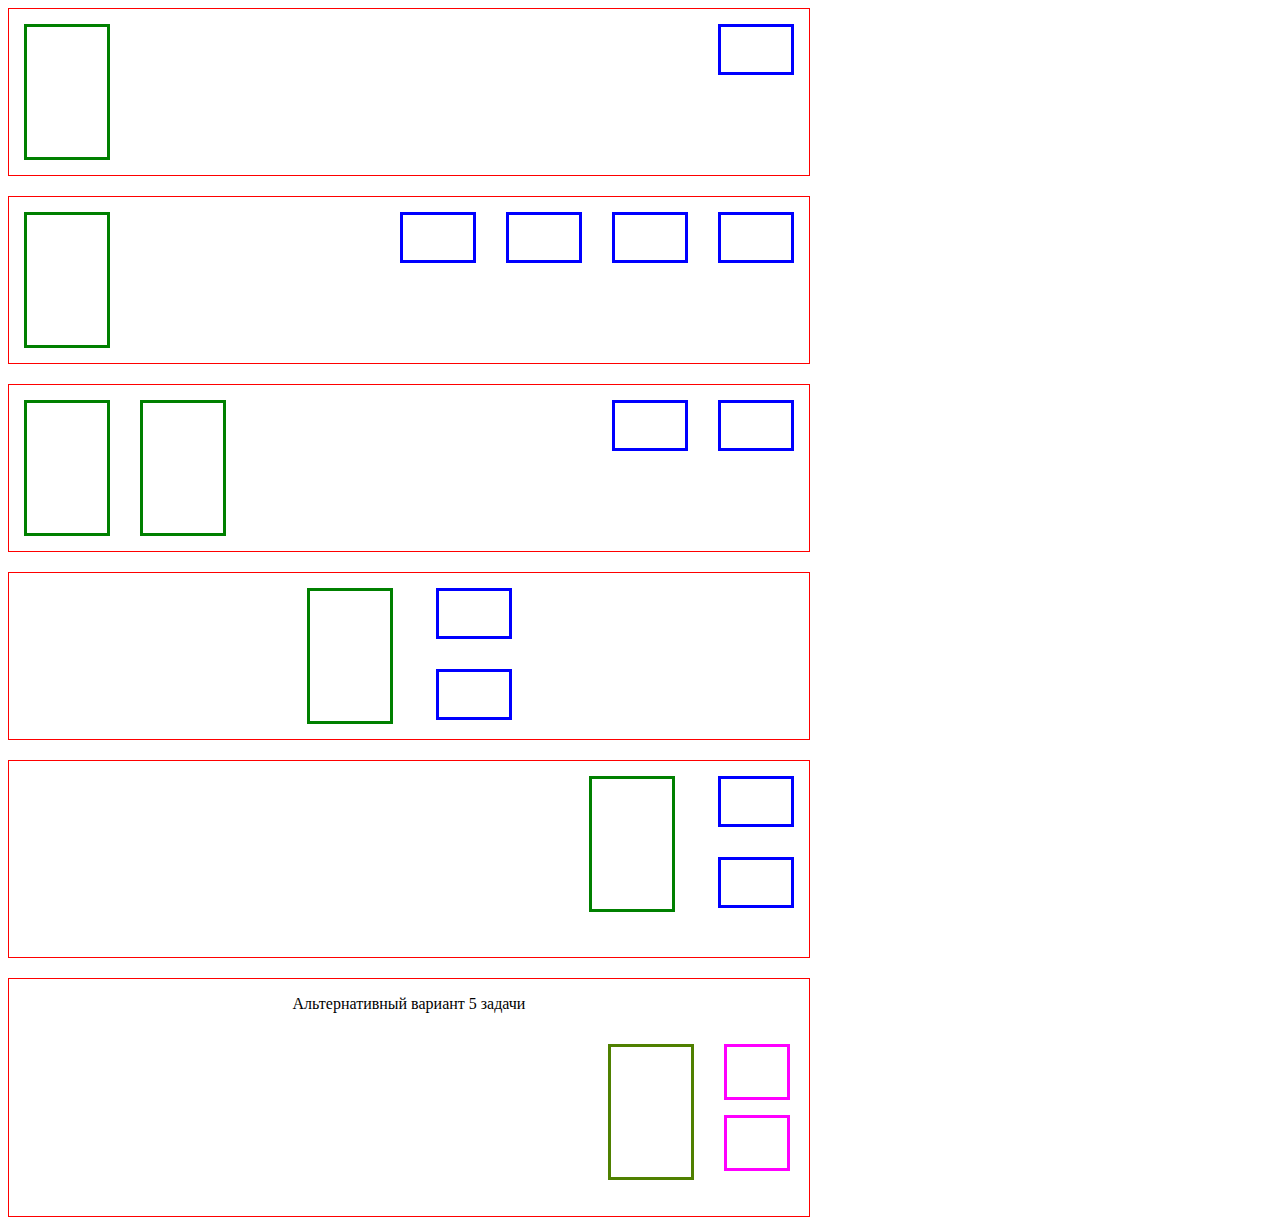
<file: dz_8_golubov/index.html>
<!DOCTYPE html>
<html lang="en">

<head>
    <meta charset="UTF-8">
    <meta http-equiv="X-UA-Compatible" content="IE=edge">
    <meta name="viewport" content="width=device-width, initial-scale=1.0">
    <link rel="stylesheet" href="./styles/style.css">
    <title>Float</title>
</head>

<body>
    <div class="box clearfix">
        <div class="left-box"></div>
        <div class="right-box"></div>
    </div>

    <div class="box clearfix">
        <div class="left-box"></div>
        <div class="right-box"></div>
        <div class="right-box"></div>
        <div class="right-box"></div>
        <div class="right-box"></div>
    </div>

    <div class="box clearfix">
        <div class="left-box"></div>
        <div class="left-box"></div>
        <div class="right-box"></div>
        <div class="right-box"></div>
    </div>

    <div class="box clearfix">
        <div class="center-block clearfix">
            <div class="left-box"></div>
            <div class="right-box"></div>
            <div class="right-box"></div>
        </div>
    </div>

    <div class="box clearfix">
        <div class="right-block clearfix">
            <div class="left-box"></div>
            <div class="right-box"></div>
            <div class="right-box"></div>
        </div>
    </div>

    <div class="box clearfix">
        <p>Альтернативный вариант 5 задачи</p>
        <div class="right-block-last clearfix">
            <div class="empty-block"></div>
            <div class="empty-block"></div>
        </div>
        <div class="big-right-block"> </div>
    </div>
</body>

</html>
</file>
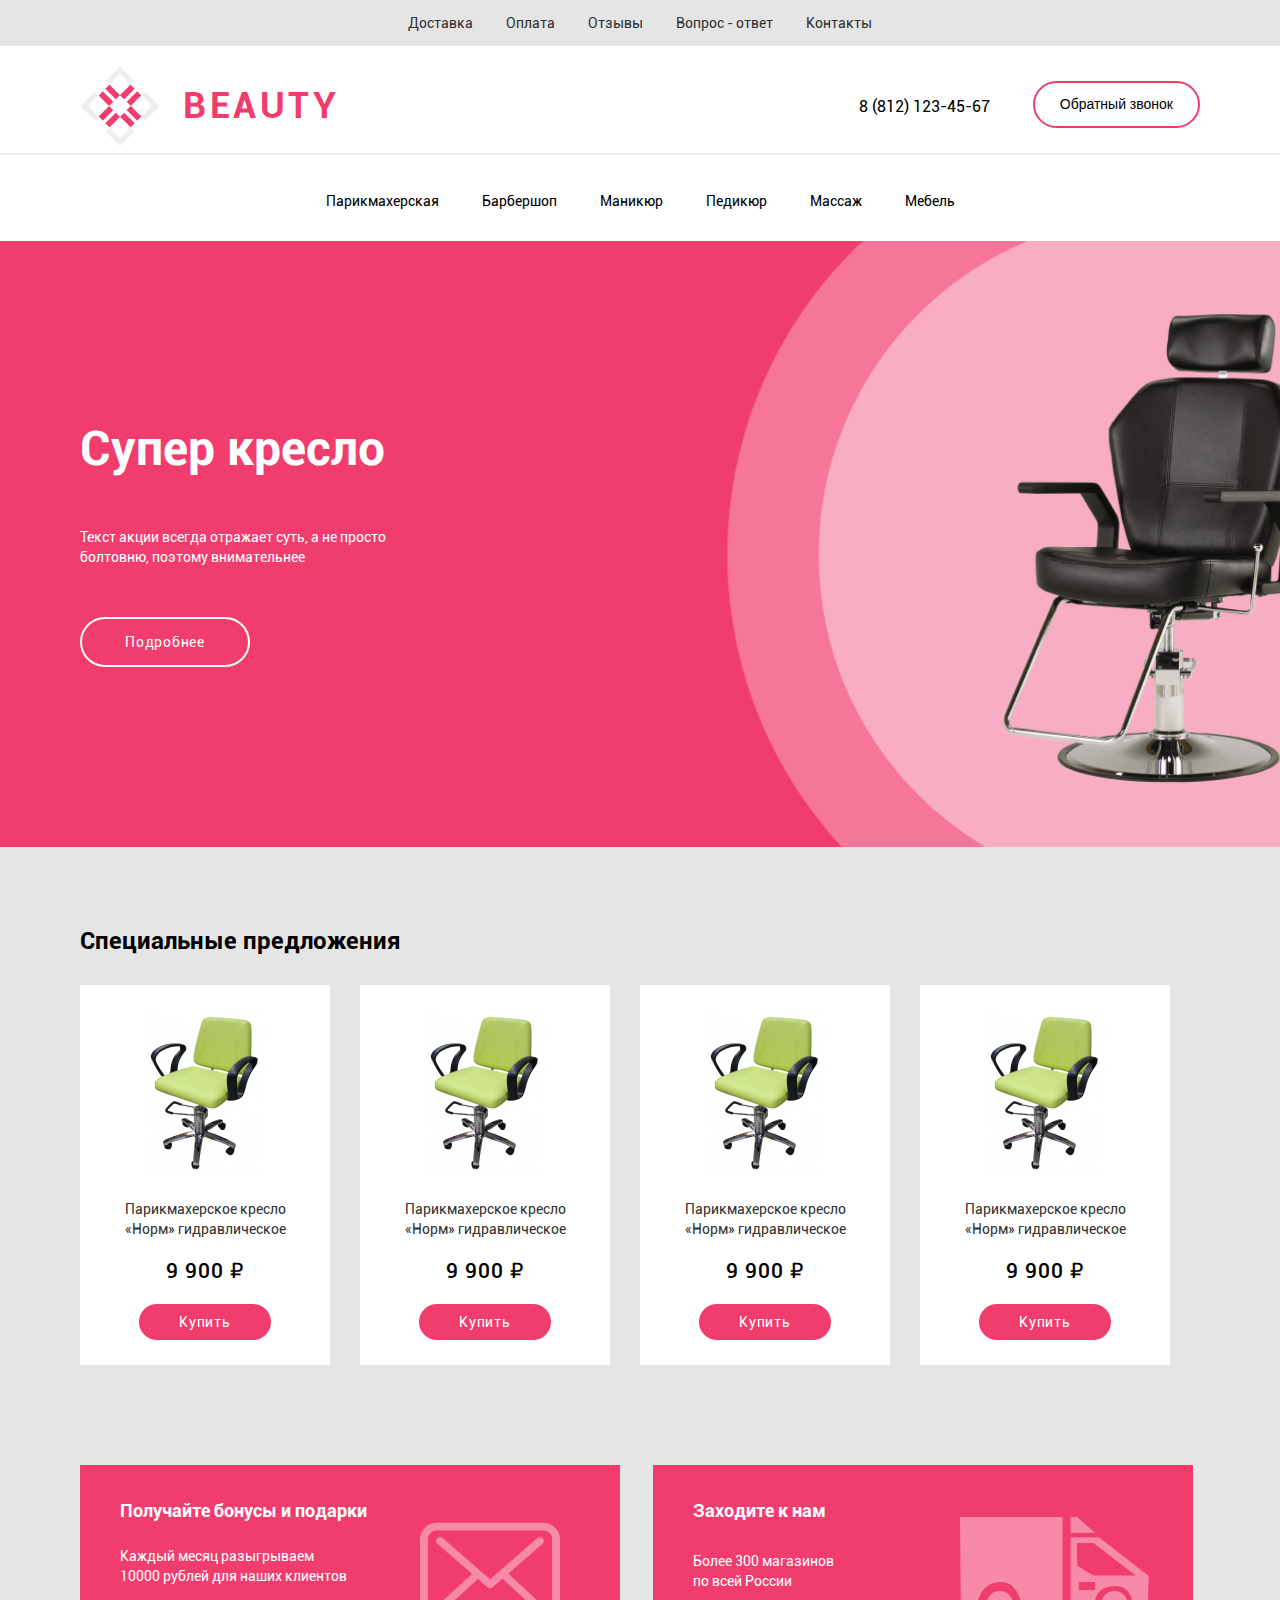
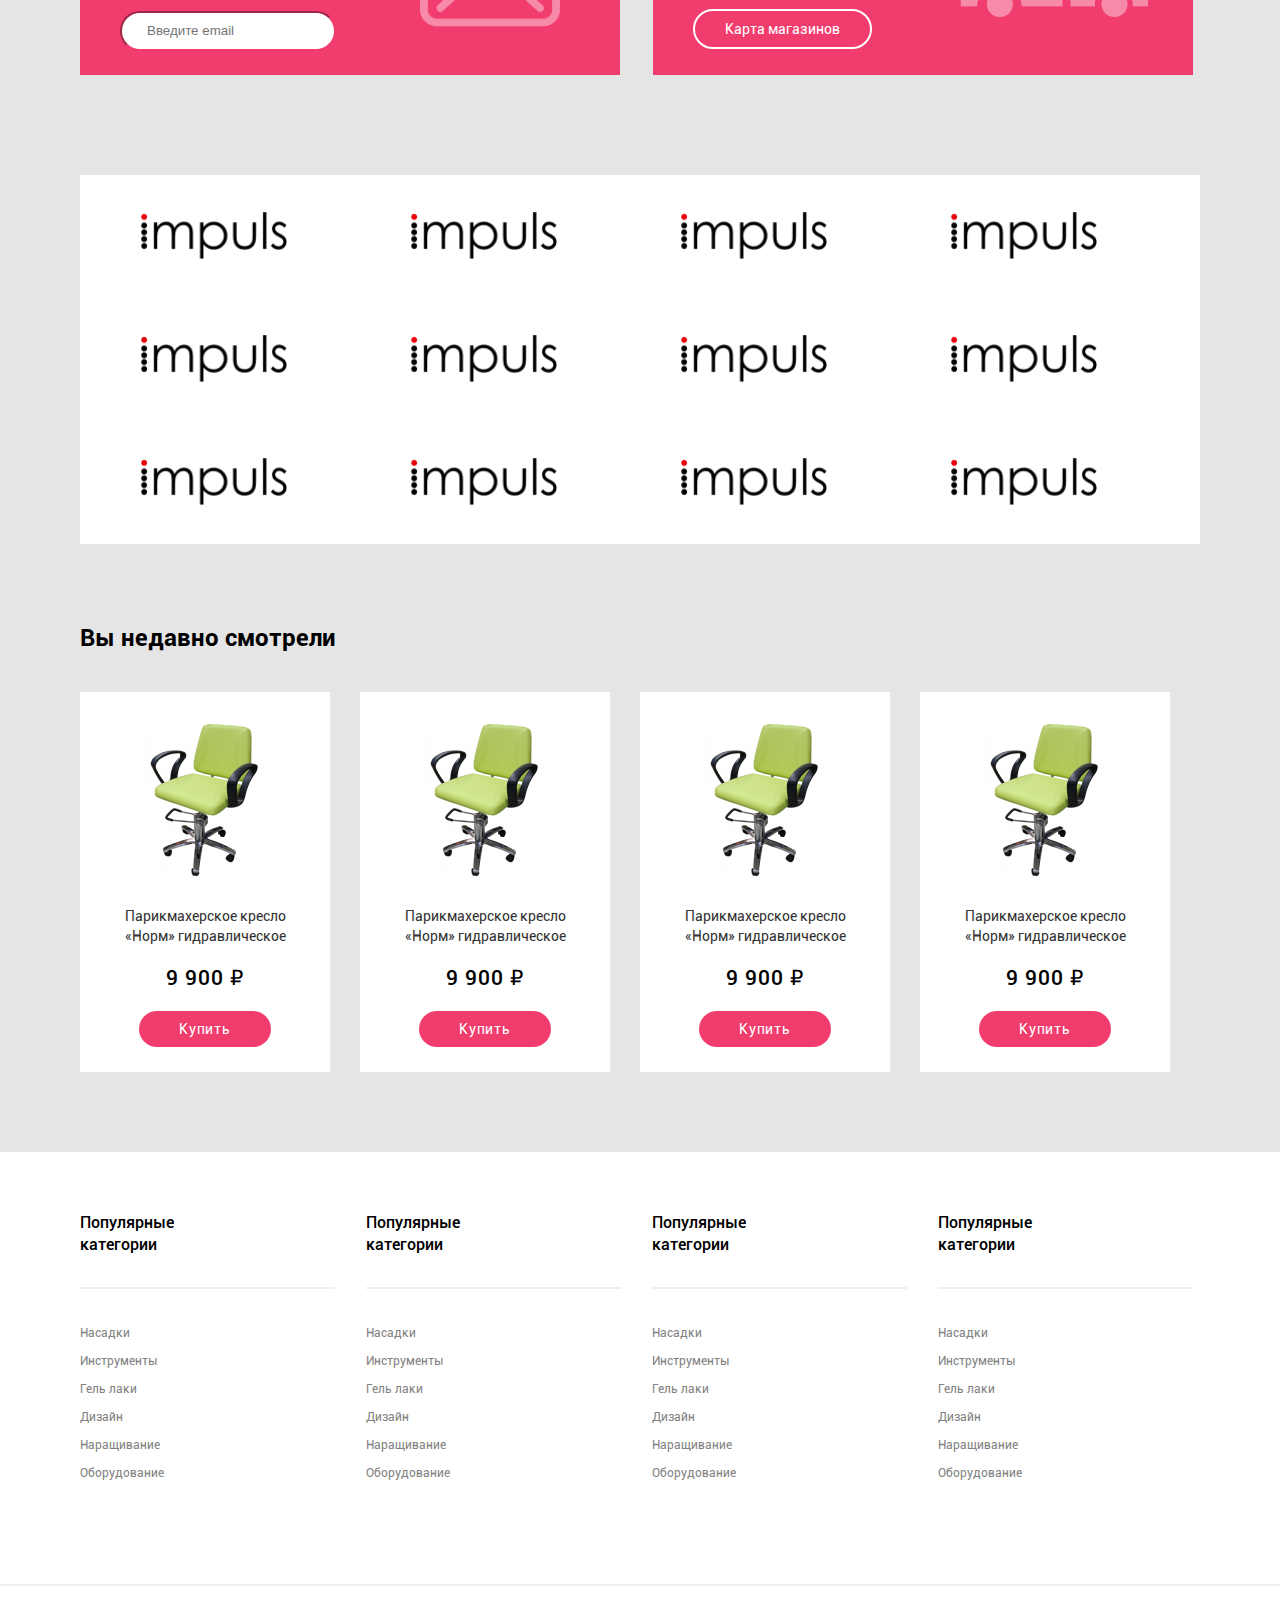
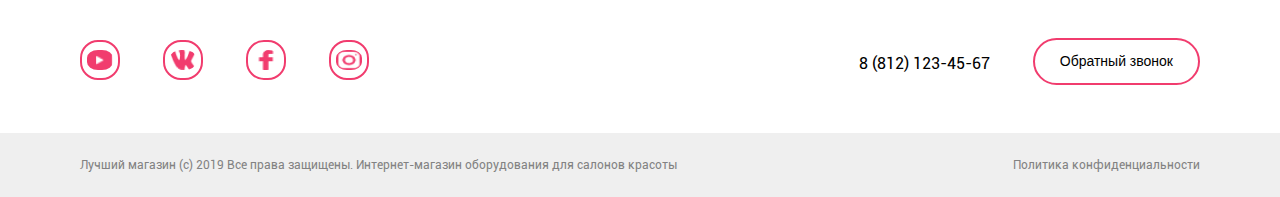
<file: dz_9_beauty_golubov/index.html>
<!DOCTYPE html>
<html lang="en">

<head>
    <meta charset="UTF-8">
    <meta http-equiv="X-UA-Compatible" content="IE=edge">
    <meta name="viewport" content="width=device-width, initial-scale=1.0">
    <link rel="stylesheet" href="./styles/reset.css">
    <link rel="stylesheet" href="./styles/fonts.css">
    <link rel="stylesheet" href="./styles/style.css">
    <title>BEAUTY</title>
</head>

<body>
    <section class="top-bar">
        <div class="container">
            <nav>
                <a href="#">Доставка</a>
                <a href="#">Оплата</a>
                <a href="#">Отзывы</a>
                <a href="#">Вопрос - ответ</a>
                <a href="#">Контакты</a>
            </nav>
        </div>
    </section>

    <header>
        <section class="header-logo ">
            <div class="container clearfix">
                <div class="left">
                    <img src="./img/logo.png" alt="logo">
                    <h1>BEAUTY</h1>
                </div>

                <div class="right">
                    <a href="tel:8(812)123-45-67">8 (812) 123-45-67</a>
                    <button>
                        Обратный звонок
                    </button>
                </div>

            </div>
        </section>
        <hr>
        <nav>
            <a href="#">Парикмахерская</a>
            <a href="#">Барбершоп</a>
            <a href="#">Маникюр</a>
            <a href="#">Педикюр</a>
            <a href="#">Массаж</a>
            <a href="#">Мебель</a>
        </nav>
    </header>

    <main>
        <section class="promo">
            <div class="container">
                <h2>Супер кресло</h2>
                <p>Текст акции всегда отражает суть, а не просто
                    болтовню, поэтому внимательнее</p>
                <a href="">Подробнее</a>
            </div>
        </section>

        <section class="cards ">
            <div class="container clearfix">
                <h2>Специальные предложения</h2>
                <div class="card">
                    <div class="goods-img">
                        <img src="./img/goods.png" alt="chair">
                    </div>
                    <p class="description"> Парикмахерское кресло «Норм» гидравлическое</p>
                    <p class="price"> 9 900 ₽ </p>
                    <a href="#">Купить</a>
                </div>

                <div class="card">
                    <div class="goods-img">
                        <img src="./img/goods.png" alt="chair">
                    </div>
                    <p class="description"> Парикмахерское кресло «Норм» гидравлическое</p>
                    <p class="price"> 9 900 ₽ </p>
                    <a href="#">Купить</a>
                </div>

                <div class="card">
                    <div class="goods-img">
                        <img src="./img/goods.png" alt="chair">
                    </div>
                    <p class="description"> Парикмахерское кресло «Норм» гидравлическое</p>
                    <p class="price"> 9 900 ₽ </p>
                    <a href="#">Купить</a>
                </div>

                <div class="card">
                    <div class="goods-img">
                        <img src="./img/goods.png" alt="chair">
                    </div>
                    <p class="description"> Парикмахерское кресло «Норм» гидравлическое</p>
                    <p class="price"> 9 900 ₽ </p>
                    <a href="#">Купить</a>
                </div>
            </div>
        </section>

        <section class="bonus">
            <div class="container">
                <div class="gift">
                    <div class="context">
                        <h2>Получайте бонусы и подарки</h2>
                        <p>Каждый месяц разыгрываем&nbsp;
                            10000 рублей для наших клиентов</p>
                        <form action="#">
                            <input type="text" id="promocode" name="code" placeholder="Введите email"
                                aria-label="Promocode">
                        </form>
                    </div>
                    <div class="convert">
                        <img src="./img/list.png" alt="list">
                    </div>
                </div>

                <div class="welcome">
                    <div class="context">
                        <h2>Заходите к нам</h2>
                        <p>Более 300 магазинов
                            по всей России</p>
                        <a href="#">Карта магазинов</a>
                    </div>
                    <div class="car">
                        <img src="./img/car.png" alt="car">
                    </div>
                </div>
            </div>
        </section>

        <section class="logotips">
            <div class="container">
                <div class="logo-block clearfix">
                    <a href="#"><img src="./img/impuls.png" alt="logotip"></a>
                    <a href="#"><img src="./img/impuls.png" alt="logotip"></a>
                    <a href="#"><img src="./img/impuls.png" alt="logotip"></a>
                    <a href="#"><img src="./img/impuls.png" alt="logotip"></a>
                    <a href="#"><img src="./img/impuls.png" alt="logotip"></a>
                    <a href="#"><img src="./img/impuls.png" alt="logotip"></a>
                    <a href="#"><img src="./img/impuls.png" alt="logotip"></a>
                    <a href="#"><img src="./img/impuls.png" alt="logotip"></a>
                    <a href="#"><img src="./img/impuls.png" alt="logotip"></a>
                    <a href="#"><img src="./img/impuls.png" alt="logotip"></a>
                    <a href="#"><img src="./img/impuls.png" alt="logotip"></a>
                    <a href="#"><img src="./img/impuls.png" alt="logotip"></a>
                </div>
            </div>
        </section>

        <section class="recently-viewed ">
            <div class="container clearfix">
                <h2>Вы недавно смотрели</h2>
                <div class="card">
                    <div class="goods-img">
                        <img src="./img/goods.png" alt="chair">
                    </div>
                    <p class="description"> Парикмахерское кресло «Норм» гидравлическое</p>
                    <p class="price"> 9 900 ₽ </p>
                    <a href="#">Купить</a>
                </div>
                <div class="card">
                    <div class="goods-img">
                        <img src="./img/goods.png" alt="chair">
                    </div>
                    <p class="description"> Парикмахерское кресло «Норм» гидравлическое</p>
                    <p class="price"> 9 900 ₽ </p>
                    <a href="#">Купить</a>
                </div>
                <div class="card">
                    <div class="goods-img">
                        <img src="./img/goods.png" alt="chair">
                    </div>
                    <p class="description"> Парикмахерское кресло «Норм» гидравлическое</p>
                    <p class="price"> 9 900 ₽ </p>
                    <a href="#">Купить</a>
                </div>
                <div class="card">
                    <div class="goods-img">
                        <img src="./img/goods.png" alt="chair">
                    </div>
                    <p class="description"> Парикмахерское кресло «Норм» гидравлическое</p>
                    <p class="price"> 9 900 ₽ </p>
                    <a href="#">Купить</a>
                </div>
            </div>
        </section>
    </main>

    <footer>
        <div class="container">
            <nav class="clearfix">
                <ul>
                    <li>
                        <a href="#" class="first-item">Популярные категории</a>
                    </li>

                    <li>
                        <hr>
                    </li>

                    <li>
                        <a href="#">Насадки</a>
                    </li>
                    <li>
                        <a href="#">Инструменты</a>
                    </li>
                    <li>
                        <a href="#"> Гель лаки</a>
                    </li>
                    <li>
                        <a href="#">Дизайн</a>
                    </li>
                    <li>
                        <a href="#">Наращивание</a>
                    </li>
                    <li>
                        <a href="#">Оборудование</a>
                    </li>
                </ul>

                <ul>
                    <li>
                        <a href="#" class="first-item">Популярные категории</a>
                    </li>

                    <li>
                        <hr>
                    </li>

                    <li>
                        <a href="#">Насадки</a>
                    </li>
                    <li>
                        <a href="#">Инструменты</a>
                    </li>
                    <li>
                        <a href="#"> Гель лаки</a>
                    </li>
                    <li>
                        <a href="#">Дизайн</a>
                    </li>
                    <li>
                        <a href="#">Наращивание</a>
                    </li>
                    <li>
                        <a href="#">Оборудование</a>
                    </li>
                </ul>

                <ul>
                    <li>
                        <a href="#" class="first-item">Популярные категории</a>
                    </li>

                    <li>
                        <hr>
                    </li>

                    <li>
                        <a href="#">Насадки</a>
                    </li>
                    <li>
                        <a href="#">Инструменты</a>
                    </li>
                    <li>
                        <a href="#"> Гель лаки</a>
                    </li>
                    <li>
                        <a href="#">Дизайн</a>
                    </li>
                    <li>
                        <a href="#">Наращивание</a>
                    </li>
                    <li>
                        <a href="#">Оборудование</a>
                    </li>
                </ul>

                <ul>
                    <li>
                        <a href="#" class="first-item">Популярные категории</a>
                    </li>

                    <li>
                        <hr>
                    </li>

                    <li>
                        <a href="#">Насадки</a>
                    </li>
                    <li>
                        <a href="#">Инструменты</a>
                    </li>
                    <li>
                        <a href="#"> Гель лаки</a>
                    </li>
                    <li>
                        <a href="#">Дизайн</a>
                    </li>
                    <li>
                        <a href="#">Наращивание</a>
                    </li>
                    <li>
                        <a href="#">Оборудование</a>
                    </li>
                </ul>
            </nav>
        </div>

        <hr class="footer-raw">

        <section class="contacts ">
            <div class="container clearfix">
                <div class="left">
                    <a href="#"><img src="./img/youtube.png" alt="youtube"></a>
                    <a href="#"><img src="./img/vkontacte.png" alt="vkontacte"></a>
                    <a href="#"><img src="./img/facebook-logo.png" alt="facebook"></a>
                    <a href="#"> <img src="./img/instagram.png" alt="instagram"></a>
                </div>
                <div class="right">
                    <a href=""> 8 (812) 123-45-67</a>
                    <button>Обратный звонок</button>
                </div>

            </div>
        </section>
        <section class="footer-bar ">
            <div class="container clearfix">
                <p class="left-bar">Лучший магазин (с) 2019 Все права защищены. Интернет-магазин оборудования для
                    салонов красоты</p>
                <a href="#" class="right-bar"> Политика конфиденциальности</a>
            </div>
        </section>
    </footer>

</body>

</html>
</file>
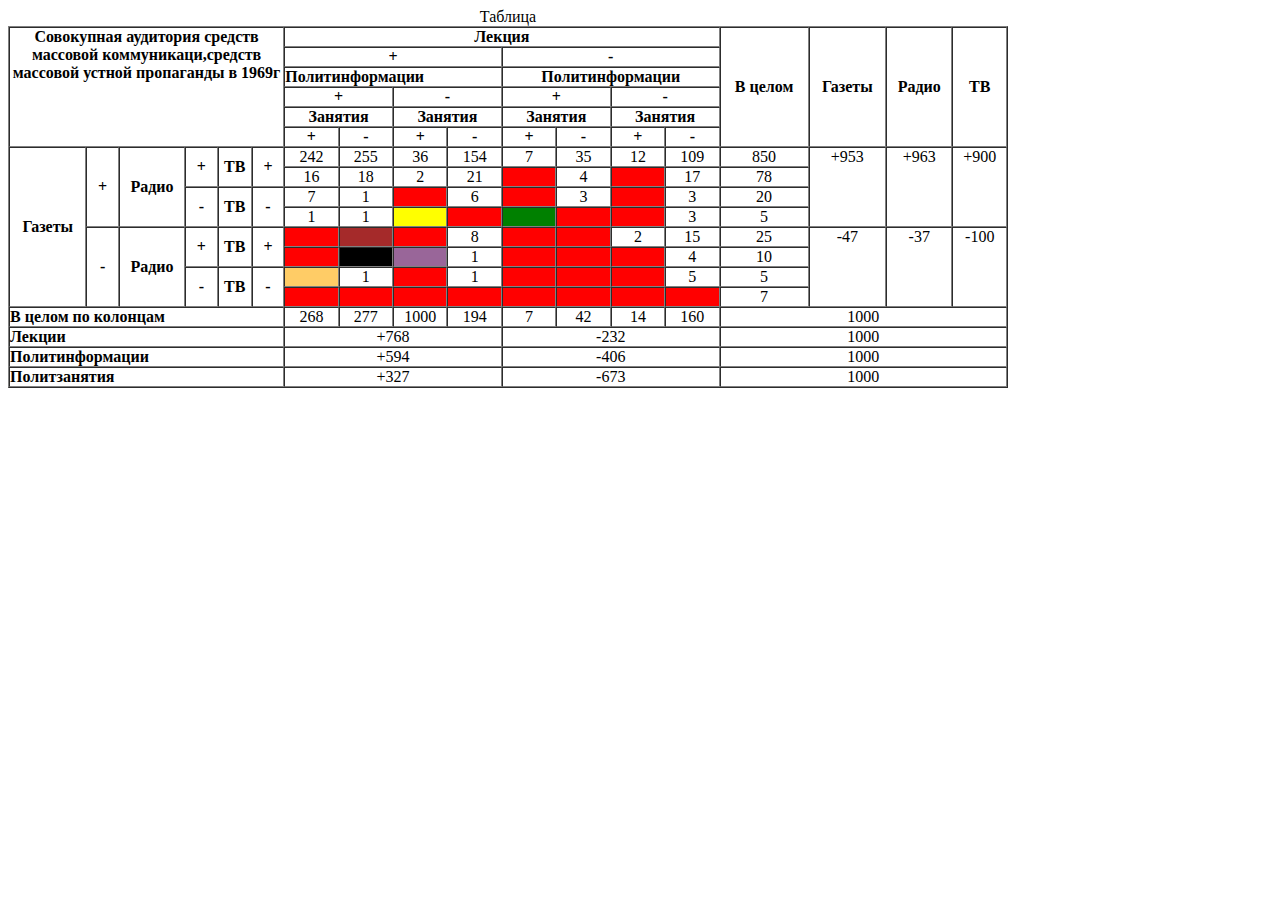
<file: dz_2_holubov/table.html>
<!DOCTYPE html>
<html lang="en">
<head>
    <meta charset="UTF-8">
    <meta http-equiv="X-UA-Compatible" content="IE=edge">
    <meta name="viewport" content="width=device-width, initial-scale=1.0">
    <title>table</title>
</head>
<body>
    <!--Создаем таблицу-->
    <table cellpadding="0" width="1000" cellspacing="0" border="1">

        <!--Название таблицы-->
        <caption>Таблица</caption>

        <!--Заголовок таблицы-->
        <thead align="center">
            <tr>
                <th colspan="6" rowspan="6" valign="top" width="40">
                    Совокупная аудитория средств массовой коммуникаци,средств массовой устной пропаганды в&nbsp;1969г
                </th>
                <th colspan="8"> Лекция </th>
                <th rowspan="6" width="35">В&nbsp;целом</th>
                <th rowspan="6" width="35">Газеты</th>
                <th rowspan="6" width="35">Радио</th>
                <th rowspan="6" width="35">ТВ</th>
            </tr>
            <tr>
                <th colspan="4">+</th>
                <th colspan="4">-</th>
            </tr>
            <tr>
                <th colspan="4" align="left">Политинформации</th>
                <th colspan="4">Политинформации</th>
            </tr>
            <tr>
                <th colspan="2">+</th>
                <th colspan="2">-</th>
                <th colspan="2">+</th>
                <th colspan="2">-</th>
            </tr>
            <tr>
                <th colspan="2">Занятия</th>
                <th colspan="2">Занятия</th>
                <th colspan="2">Занятия</th>
                <th colspan="2">Занятия</th>
            </tr>
            <tr>
                <th width="35">+</th>
                <th width="35">-</th>
                <th width="35">+</th>
                <th width="35">-</th>
                <th width="35">+</th>
                <th width="35">-</th>
                <th width="35">+</th>
                <th width="35">-</th>
            </tr>
        </thead>

        <!--Тело таблицы-->
        <tbody align="center">
            <tr>
                <td rowspan="8" width="20"><b>Газеты</b> </td>
                <td rowspan="4" width="20"><b>+</b> </td>
                <td rowspan="4" width="20"><b>Радио</b> </td>
                <td rowspan="2" width="20"><b>+</b> </td>
                <td rowspan="2" width="20"><b>ТВ</b> </td>
                <td rowspan="2" width="20"><b>+</b> </td>
                <td>242</td>
                <td>255</td>
                <td>36</td>
                <td>154</td>
                <td>7</td>
                <td>35</td>
                <td>12</td>
                <td>109</td>
                <td width="35">850</td>
                <td rowspan="4" valign="top">+953</td>
                <td rowspan="4" valign="top">+963</td>
                <td rowspan="4" valign="top">+900</td>
            </tr>
            <tr>
                <td>16</td>
                <td>18</td>
                <td>2</td>
                <td>21</td>
                <td bgcolor="red"></td>
                <td>4</td>
                <td bgcolor="red"></td>
                <td>17</td>
                <td width="20">78</td>
            </tr>
            <tr>
                <td rowspan="2"><b>-</b> </td>
                <td rowspan="2"><b>ТВ</b> </td>
                <td rowspan="2"><b>-</b> </td>
                <td>7</td>
                <td>1</td>
                <td bgcolor="red"></td>
                <td>6</td>
                <td bgcolor="red"></td>
                <td>3</td>
                <td bgcolor="red"></td>
                <td>3</td>
                <td width="35">20</td>
            </tr>
            <tr>
                <td>1</td>
                <td>1</td>
                <td bgcolor="yellow"></td>
                <td bgcolor="red"></td>
                <td bgcolor="green"></td>
                <td bgcolor="red"></td>
                <td bgcolor="red"></td>
                <td>3</td>
                <td width="35">5</td>
            </tr>
            <tr>
                <td rowspan="4" width="20"><b>-</b> </td>
                <td rowspan="4" width="20"><b>Радио</b> </td>
                <td rowspan="2" width="20"><b>+</b> </td>
                <td rowspan="2" width="20"><b>ТВ</b> </td>
                <td rowspan="2" width="20"><b>+</b></td>
                <td bgcolor="red"></td>
                <td bgcolor="Brown"></td>
                <td bgcolor="red"></td>
                <td>8</td>
                <td bgcolor="red"></td>
                <td bgcolor="red"></td>
                <td>2</td>
                <td>15</td>
                <td width="35">25</td>
                <td rowspan="4" valign="top">-47</td>
                <td rowspan="4" valign="top">-37</td>
                <td rowspan="4" valign="top">-100</td>
            </tr>
            <tr>
                <td bgcolor="red"></td>
                <td bgcolor="black"></td>
                <td bgcolor="#996699"></td>
                <td>1</td>
                <td bgcolor="red"></td>
                <td bgcolor="red"></td>
                <td bgcolor="red"></td>
                <td>4</td>
                <td width="35">10</td>
            </tr>
            <tr>
                <td rowspan="2"><b>-</b></td>
                <td rowspan="2"><b>ТВ</b> </td>
                <td rowspan="2"> <b>-</b> </td>
                <td bgcolor="#FFCC66"></td>
                <td>1</td>
                <td bgcolor="red"></td>
                <td>1</td>
                <td bgcolor="red"></td>
                <td bgcolor="red"></td>
                <td bgcolor="red"></td>
                <td>5</td>
                <td width="35">5</td>
            </tr>
            <tr>
                <td bgcolor="red"></td>
                <td bgcolor="red"></td>
                <td bgcolor="red"></td>
                <td bgcolor="red"></td>
                <td bgcolor="red"></td>
                <td bgcolor="red"></td>
                <td bgcolor="red"></td>
                <td bgcolor="red"></td>
                <td width="35">7</td>
            </tr>
        </tbody>

        <!--Подвал таблицы-->
        <tfoot align="center">
            <tr>
                <td colspan="6" align="left"><b>В целом по колонцам</b> </td>
                <td>268</td>
                <td>277</td>
                <td>1000</td>
                <td>194</td>
                <td>7</td>
                <td>42</td>
                <td>14</td>
                <td>160</td>
                <td colspan="4">1000</td>
            </tr>
            <tr>
                <td colspan="6" align="left"><b>Лекции</b> </td>
                <td colspan="4">+768</td>
                <td colspan="4">-232</td>
                <td colspan="4">1000</td>
            </tr>
            <tr>
                <td colspan="6" align="left"><b>Политинформации</b> </td>
                <td colspan="4">+594</td>
                <td colspan="4">-406</td>
                <td colspan="4">1000</td>
            </tr>
            <tr>
                <td colspan="6" align="left"> <b>Политзанятия</b></td>
                <td colspan="4">+327</td>
                <td colspan="4">-673</td>
                <td colspan="4">1000</td>
            </tr>
        </tfoot>
    </table>
</body>
</html>
</file>
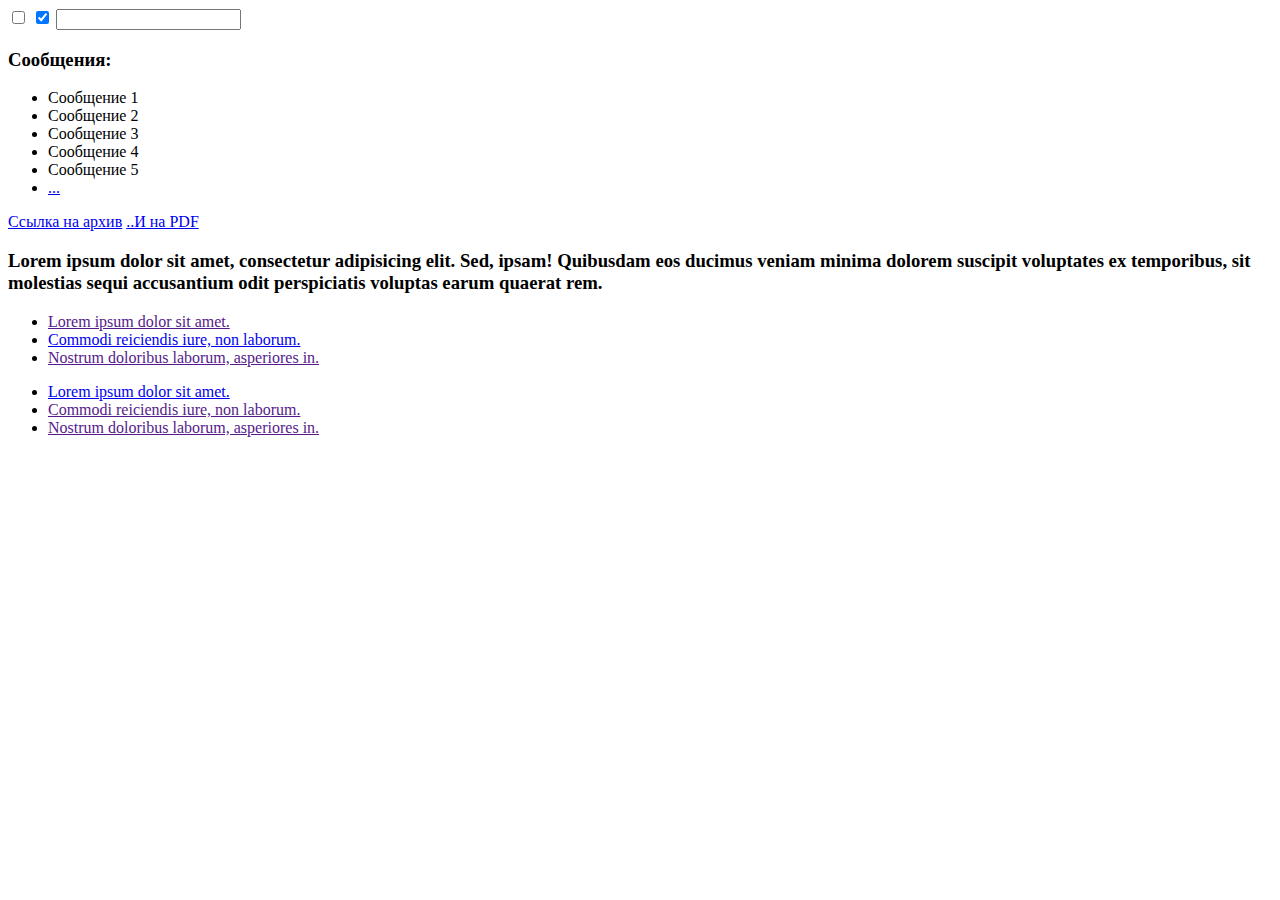
<file: dz_5_golubov/home_task.html>
<!DOCTYPE html>
<html lang="en">
<head>
  <meta charset="UTF-8">
  <title>CSS Selectors</title>
  
</head>
<body>
<form action="#">
    <input type="checkbox">
    <input type="checkbox" checked>
    <input type="text" id="message">
</form>

<h3 id="widget-title">Сообщения:</h3>
<ul id="messages" class="list">
    <li id="message-1">Сообщение 1</li>
    <li id="message-2">Сообщение 2</li>
    <li id="message-3" data-action="delete">Сообщение 3</li>
    <li id="message-4" data-action="edit do-not-delete">Сообщение 4</li>
    <li id="message-5" data-action="edit delete">Сообщение 5</li>
    <li><a href="#">...</a></li>
</ul>

<a href="https://site.com/list.zip">Ссылка на архив</a>
<a href="https://site.com/list.pdf">..И на PDF</a>

<footer>
    <h3>Lorem ipsum dolor sit amet, consectetur adipisicing elit. Sed, ipsam! Quibusdam eos ducimus veniam minima
        dolorem suscipit voluptates ex temporibus, sit molestias sequi accusantium odit perspiciatis voluptas earum
        quaerat rem.</h3>

    <ul class="list">
        <li><a href="">Lorem ipsum dolor sit amet.</a></li>
        <li class="first"><a href="#">Commodi reiciendis iure, non laborum.</a></li>
        <li><a href="">Nostrum doloribus laborum, asperiores in.</a></li>
    </ul>

    <ul>
        <li class="first"><a href="#">Lorem ipsum dolor sit amet.</a></li>
        <li><a href="">Commodi reiciendis iure, non laborum.</a></li>
        <li><a href="">Nostrum doloribus laborum, asperiores in.</a></li>
    </ul>
</footer>

  <!--
    Найти все элементы формы - done
    Найти все поля ввода - done
    Найти все чекбоксы
    Найти все ссылки - done
    Найти заголовок - done
    Найти подвал - done
    Найти все посещенные ссылки - done

    Найти ссылки в "подвале" - done
    Найти все списки которые имеют класс list - done
    Найти ссылки которе в списке - done
    Найти блок с сообщениями - done
    Найти все сообщения - done
    Найти все элементы в подвале - done
    Найти ссылки на которые наведен курсор и которые находиться в блоке с сообщениями -done
    Выбрать input типа checkbox - done
    Найти список который следует за заголовком в подвале - done
    Найти ссылки которые "активны" и дети для body - ???
    Найти все элементы которые непосредственные потомки (дети) для body
    
-->


</body>
</html>
</file>
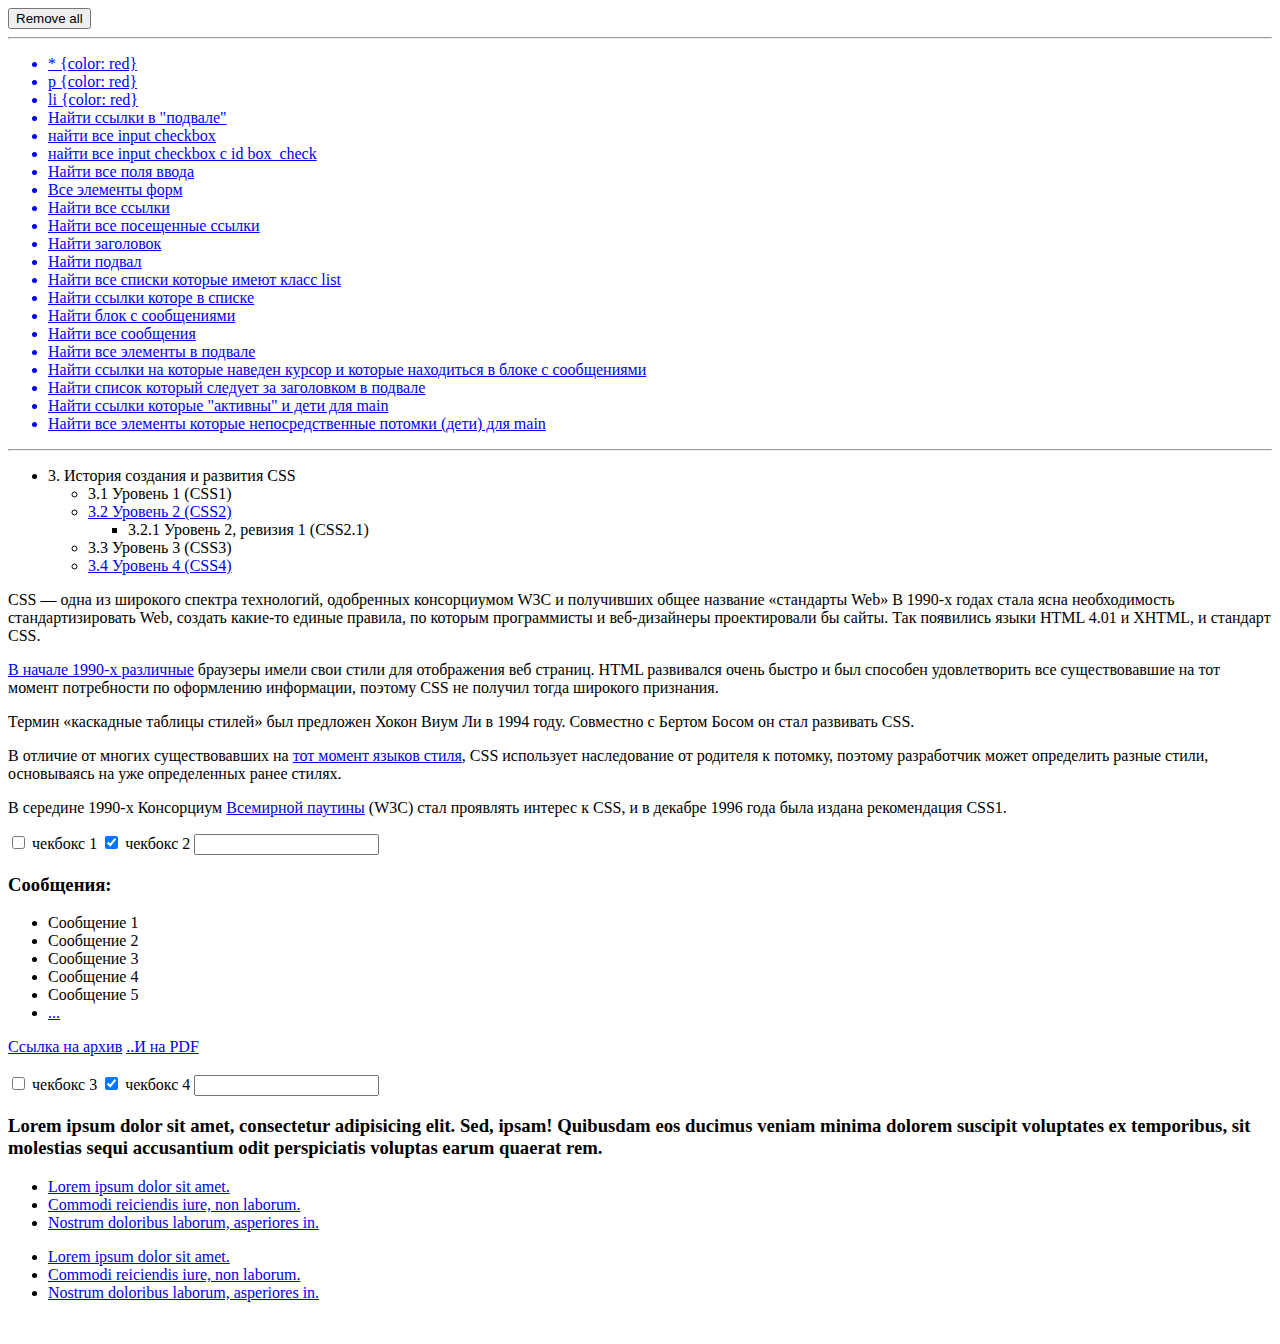
<file: dz_5_golubov/selectors-home-tpl.html>
<!DOCTYPE html>
<html lang="ru">

<head>
	<meta charset="utf-8">
	<title>Selectors</title>
	<style>
		/* стили для задания */
		.buttons {
			cursor: pointer;
			color: blue;
			text-decoration: underline;
		}

		.buttons .is-active {
			cursor: default;
			color: green;
			text-decoration: none;
		}

		/* пример выполнения */
		.all * {
			color: red;
		}

		.all-p p {
			color: red;
		}

		.all-li li {
			color: red;
		}

		.select-input-checkbox input[type="checkbox"] {
			width: 20px;
			height: 20px;
			box-shadow: 0 0 30px green;
		}

		.select-all-links-form-footer footer a {
			color: yellow;
		}

		/* Старт домашней работы */
		.select-input-checkbox-id form#box_check input[type="checkbox"] {
			width: 20px;
			height: 20px;
			box-shadow: 0 0 30px green;
		}


		.select-input-text input[type="text"] {
			box-shadow: 0 0 30px green;
		}

		.select-form-all form * {
			box-shadow: 0 0 30px blue;
			width: 100px;

		}

		.all-a a {
			color: brown;
		}

		.all-a-visited a:visited {
			color: yellow;
		}

		.all-h H3 {
			color: yellow;
		}

		.all-footer footer {
			box-shadow: 0 0 30px blue;
		}

		.a-class-list ul.list {

			color: red;
		}

		.li-a li>a {
			color: rgb(255, 0, 34);

		}

		.block-message .block-message {
			box-shadow: 0 0 30px blue;
		}

		.all-message ul#messages {
			color: red;
		}

		.all-footer-elem footer * {
			box-shadow: 0 0 30px blue;
		}

		.message-a-hover div.block-message ul#messages li a:hover {
			color: yellow;
		}

		.footer-ul footer h3+ul {
			color: yellow;
		}

		 .all-body-a>a:active {
			color: yellow;
		}

		  .all-body-element > *   {
			color: gold;
		}
	</style>
</head>

<body>
	<button class="remove-all">Remove all</button>

	<hr>
	<!-- значения аттрибута data-name будет пременено к тегу main как класс -->
	<ul class="buttons">
		<!-- /* пример выполнения */ -->
		<li data-name="all">* {color: red}</li>
		<li data-name="all-p">p {color: red}</li>
		<li data-name="all-li">li {color: red}</li>
		<li data-name="select-all-links-form-footer">Найти ссылки в "подвале"</li>
		<li data-name="select-input-checkbox">найти все input checkbox </li>
		<!--Старт домашней работы -->
		<li data-name="select-input-checkbox-id">найти все input checkbox с id box_check </li>
		<li data-name="select-input-text">Найти все поля ввода </li>
		<li data-name="select-form-all">Все элементы форм </li>
		<li data-name="all-a"> Найти все ссылки</li>
		<li data-name="all-a-visited">Найти все посещенные ссылки</li>
		<li data-name="all-h">Найти заголовок</li>
		<li data-name="all-footer">Найти подвал</li>
		<li data-name="a-class-list">Найти все списки которые имеют класс list</li>
		<li data-name="li-a">Найти ссылки которе в списке</li>
		<li data-name="block-message">Найти блок с сообщениями</li>
		<li data-name="all-message">Найти все сообщения</li>
		<li data-name="all-footer-elem">Найти все элементы в подвале</li>
		<li data-name="message-a-hover">Найти ссылки на которые наведен курсор и которые находиться в блоке с
			сообщениями</li>
		<li data-name="footer-ul">Найти список который следует за заголовком в подвале</li>
		<li data-name="all-body-a">Найти ссылки которые "активны" и дети для main</li>
		<li data-name="all-body-element"> Найти все элементы которые непосредственные потомки (дети) для main</li>

	</ul>
	<hr>

	<!-- ⬇️Сюда будут добавляться классы из списка выше (значения аттрибута data-name) ⬇️-->
	<main>
		<!-- тут можно вставить любую разметку -->

		<ul>
			<li>
				<span>3. История создания и развития CSS</span>
				<ul class="list">
					<li><span>3.1 Уровень 1 (CSS1)</span></li>
					<li>
						<a href="#"><span>3.2 Уровень 2 (CSS2)</span></a>
						<ul class="list">
							<li><span>3.2.1 Уровень 2, ревизия 1 (CSS2.1)</span></li>
						</ul>
					</li>
					<li class="theme-color"><span>3.3 Уровень 3 (CSS3)</span></li>
					<li><a href="#"><span>3.4 Уровень 4 (CSS4)</span></a></li>
				</ul>
			</li>
		</ul>

		<p>CSS — одна из широкого спектра технологий, одобренных консорциумом W3C и получивших общее название «стандарты
			Web» В 1990-х годах стала ясна необходимость стандартизировать Web, создать какие-то единые правила, по
			которым программисты и веб-дизайнеры проектировали бы сайты. Так появились языки HTML 4.01 и XHTML, и
			стандарт CSS.</p>

		<p><a href="#">В начале 1990-х различные</a> браузеры имели свои стили для отображения веб страниц. HTML
			развивался очень быстро и был способен удовлетворить все существовавшие на тот момент потребности по
			оформлению информации, поэтому CSS не получил тогда широкого признания.</p>

		<p>Термин «каскадные таблицы стилей» был предложен Хокон Виум Ли в 1994 году. Совместно с Бертом Босом он стал
			развивать CSS.</p>

		<p>В отличие от многих существовавших на <a href="#">тот момент языков стиля</a>, CSS использует наследование от
			родителя к потомку, поэтому разработчик может определить разные стили, основываясь на уже определенных ранее
			стилях.</p>

		<p>В середине 1990-х Консорциум <a href="#">Всемирной паутины</a> (W3C) стал проявлять интерес к CSS, и в
			декабре 1996 года была издана рекомендация CSS1.</p>

		<form action="#">
			<input type="checkbox"> чекбокс 1
			<input type="checkbox" checked> чекбокс 2
			<input type="text" id="message">
		</form>

		<div class="block-message">
			<h3 id="widget-title">Сообщения:</h3>
			<ul id="messages" class="list">
				<li id="message-1">Сообщение 1</li>
				<li id="message-2">Сообщение 2</li>
				<li id="message-3" data-action="delete">Сообщение 3</li>
				<li id="message-4" data-action="edit do-not-delete">Сообщение 4</li>
				<li id="message-5" data-action="edit delete">Сообщение 5</li>
				<li><a href="#">...</a></li>
			</ul>
		</div>

		<a href="https://site.com/list.zip">Ссылка на архив</a>
		<a href="https://site.com/list.pdf">..И на PDF</a>

		<br> <br>

		<form action="#" id="box_check">
			<input type="checkbox"> чекбокс 3
			<input type="checkbox" checked> чекбокс 4
			<input type="text" id="message">
		</form>

		<footer>
			<h3>Lorem ipsum dolor sit amet, consectetur adipisicing elit. Sed, ipsam! Quibusdam eos ducimus veniam
				minima
				dolorem suscipit voluptates ex temporibus, sit molestias sequi accusantium odit perspiciatis voluptas
				earum
				quaerat rem.
			</h3>

			<ul class="list">
				<li><a href="#">Lorem ipsum dolor sit amet.</a></li>
				<li class="first"><a href="#">Commodi reiciendis iure, non laborum.</a></li>
				<li><a href="#">Nostrum doloribus laborum, asperiores in.</a></li>
			</ul>

			<ul>
				<li class="first"><a href="#">Lorem ipsum dolor sit amet.</a></li>
				<li><a href="#">Commodi reiciendis iure, non laborum.</a></li>
				<li><a href="#">Nostrum doloribus laborum, asperiores in.</a></li>
			</ul>
		</footer>
	</main>

	<!-- Сценарий для задания ☢ не трогать -->️
	<script src="https://cdn.jsdelivr.net/npm/jquery@3.6.0/dist/jquery.min.js"></script>
	<script>
		(function ($) {
			var $buttons = $('.buttons').find('li'),
				$main = $('main'),
				$removeBtn = $('.remove-all');

			$removeBtn.on('click', removeAll);

			$buttons.on('click', function (event) {
				event.preventDefault();

				var $target = $(this);
				var dataClass = $target.data('name');

				removeAll();

				if (dataClass.split(' ').length > 1) {
					alert('remove spaces from attr value');
					return;
				}

				if (dataClass === '') {
					alert('attr value is empty');
					return;
				}

				$target.addClass('is-active');

				$main
					.addClass(dataClass)
					.addClass('is-active');
			});

			function removeAll() {
				$main.removeAttr('class');
				$buttons.removeClass('is-active');
			}
		})(jQuery);
	</script>
</body>

</html>
</file>
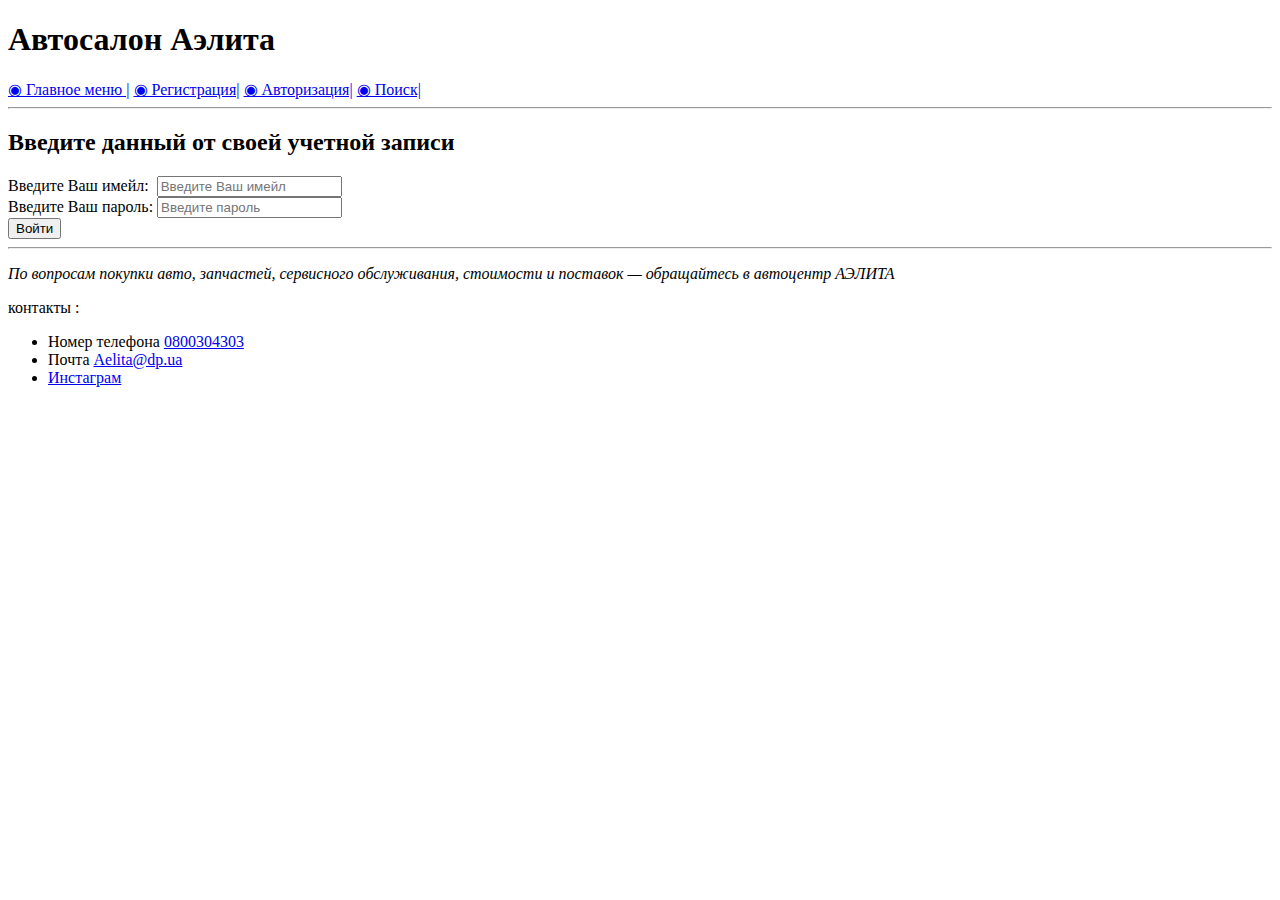
<file: dz_3_golubov/pages/enter_form.html>
<!DOCTYPE html>
<html lang="en">
<head>
    <meta charset="UTF-8">
    <meta http-equiv="X-UA-Compatible" content="IE=edge">
    <meta name="viewport" content="width=device-width, initial-scale=1.0">
    <meta name="description" content="Обьедененный автомобильный салон и сервис">
    <meta name="keywords" content="Автосалон">
    <title>Автосалон Аэлита</title>
</head>
<body>
        <header>
            <h1>Автосалон Аэлита </h1>
            <nav>
                <a href="../index.html">◉ Главное меню |</a>
                <a href="./registration.html">◉ Регистрация|</a>
                <a href="./enter_form.html">◉ Авторизация|</a>
                <a href="./search.html">◉ Поиск|</a>
            </nav>
        </header>

        <hr>

        <main>
            <form action="https://fom.in.ua/echo" method="post">
                <h2>Введите данный от своей учетной записи</h2>
                <div>
                    <label for="user_name">Введите Ваш имейл:&nbsp; </label>
                    <input type="email" name="user_name" placeholder="Введите Ваш имейл" required id="user_name">
                </div>
                <div>
                    <label for="user_pass">Введите Ваш пароль:</label>
                    <input type="password" name="user_pass" placeholder="Введите пароль" required id="user_pass">
                </div>
                <div>
                    <button type="submit" name="user_submit">Войти</button>
                </div>
            </form>
        </main>

        <hr>

        <footer>
            <p>
                <i>По вопросам покупки авто, запчастей, сервисного обслуживания, стоимости и поставок — обращайтесь в
                    автоцентр АЭЛИТА</i>
            </p>
            <p>контакты :</p>
            <ul>
                <li> Номер телефона <a href="tel:0800304303">0800304303</a></li>
                <li>Почта <a href="mailto:Aelita@dp.ua">Aelita@dp.ua</a> </li>
                <li> <a href="https://www.instagram.com/aelita.ua/">Инстаграм</a> </li>
            </ul>
        </footer>
    </body>
</html>
</file>
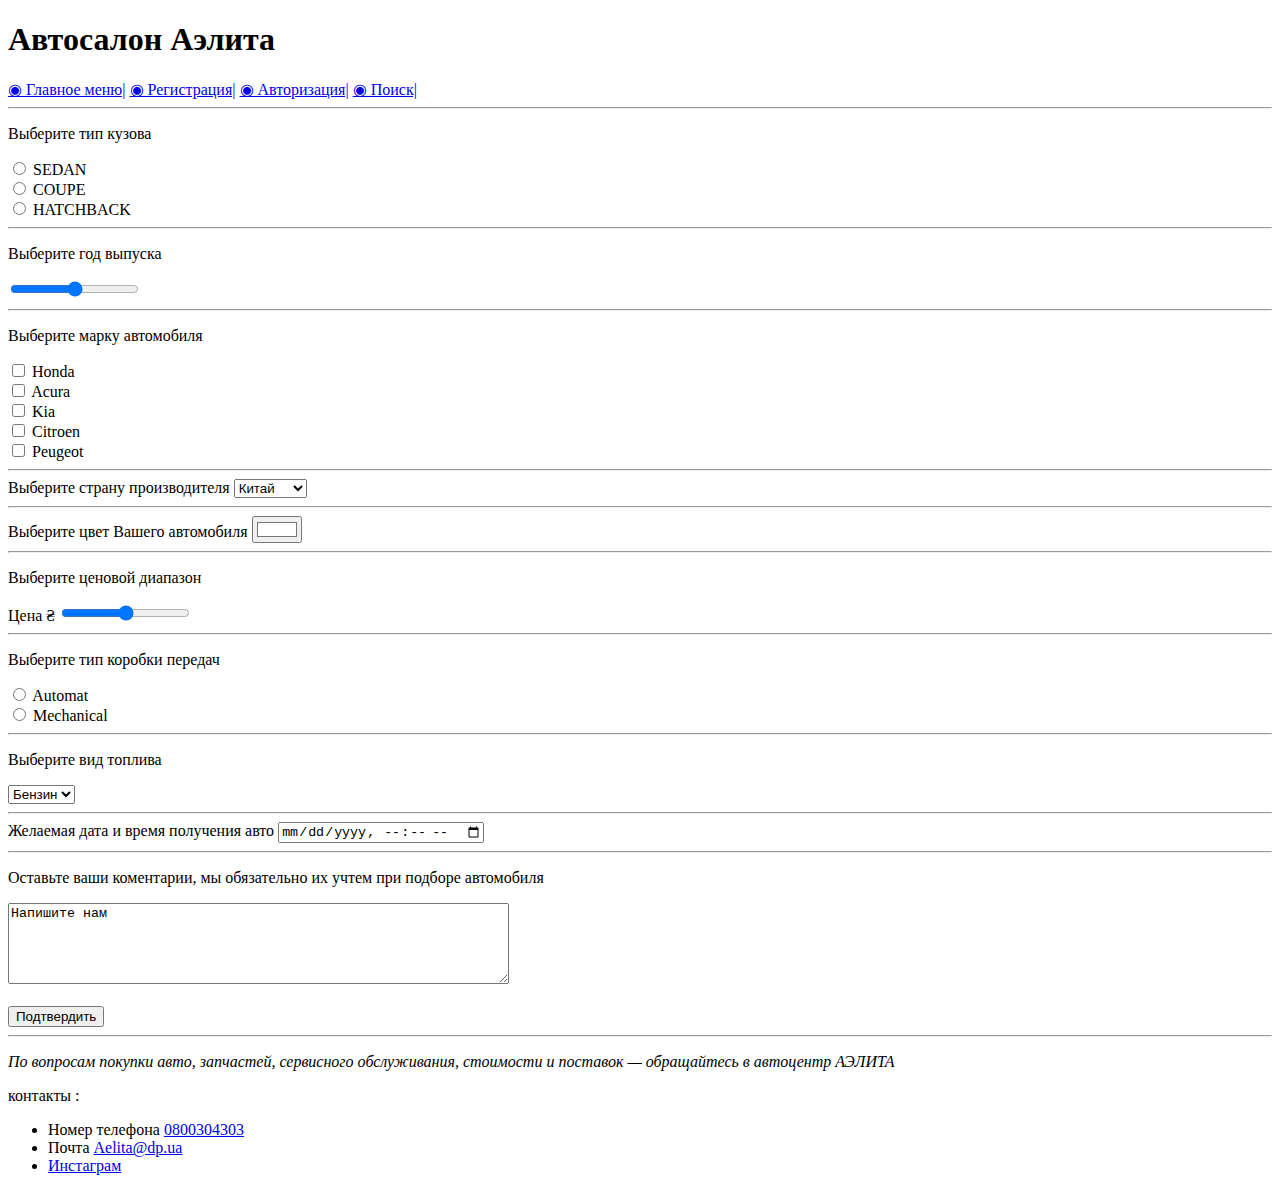
<file: dz_3_golubov/pages/search.html>
<!DOCTYPE html>
<html lang="en">
<head>
    <meta charset="UTF-8">
    <meta http-equiv="X-UA-Compatible" content="IE=edge">
    <meta name="viewport" content="width=device-width, initial-scale=1.0">
    <meta name="description" content="Обьедененный автомобильный салон и сервис">
    <meta name="keywords" content="Автосалон">
    <title>Автосалон Аэлита</title>
</head>
<body>
    <header>
        <h1>Автосалон Аэлита </h1>
        <nav>
            <a href="../index.html">◉ Главное меню|</a>
            <a href="./registration.html">◉ Регистрация|</a>
            <a href="./enter_form.html">◉ Авторизация|</a>
            <a href="./search.html">◉ Поиск|</a>
        </nav>
    </header>

    <hr>

    <main>
        <form method="post" action=" https://fom.in.ua/echo ">
            <div>
                <p>Выберите тип кузова</p>
                <input type="radio" id="sedan" name="type_car" value="SEDAN">
                <label for="sedan">SEDAN</label>
                <br>
                <input type="radio" id="coupe" name="type_car" value="COUPE">
                <label for="coupe">COUPE</label>
                <br>
                <input type="radio" id="hatchback" name="type_car" value="HATCHBACK">
                <label for="hatchback">HATCHBACK</label>
            </div>

            <hr>

            <div>
                <p>Выберите год выпуска </p>
                <input type="range" id="year" name="year" min="2010" max="2022">
            </div>

            <hr>

            <div>
                <p>Выберите марку автомобиля </p>
                <input type="checkbox" id="honda" name="honda" value="Honda">
                <label for="honda"> Honda</label><br>
                <input type="checkbox" id="acura" name="acura" value="Acura">
                <label for="acura"> Acura</label><br>
                <input type="checkbox" id="kia" name="kia" value="Kia">
                <label for="kia"> Kia</label> <br>
                <input type="checkbox" id="citroen" name="citroen" value="Citroen">
                <label for="citroen"> Citroen</label><br>
                <input type="checkbox" id="peugeot" name="peugeot" value="Peugeot">
                <label for="peugeot"> Peugeot</label><br>
            </div>

            <hr>

            <div>
                <span>Выберите страну производителя</span>
                <select name="country">
                    <option value="Китай">Китай</option>
                    <option value="Корея">Корея</option>
                    <option value="Австрия">Австрия</option>
                </select>
            </div>

            <hr>

            <div>
                <label for="carcolor">Выберите цвет Вашего автомобиля</label>
                <input type="color" id="carcolor" name="carcolor" value="#FFFFFF">
            </div>

            <hr>

            <div>
                <p>Выберите ценовой диапазон</p>
                <label for="price">Цена ₴ </label>
                <input type="range" id="price" name="price" min="20000" max="500000">
            </div>

            <hr>

            <div>
                <p>Выберите тип коробки передач</p>
                <input type="radio" id="transmission" name="type_transmission" value="Automat">
                <label for="transmission">Automat</label>
                <br>
                <input type="radio" id="mechanical" name="type_transmission" value="Mechanical">
                <label for="mechanical">Mechanical</label>
            </div>

            <hr>

            <div>
                <p>Выберите вид топлива</p>
                <select name="fuel">
                    <option value="Бензин">Бензин</option>
                    <option value="Дизель">Дизель</option>
                    <option value="Гибрид">Гибрид</option>
                </select>
            </div>

            <hr>

            <div>
                <label for="issue_date">Желаемая дата и время получения авто</label>
                <input type="datetime-local" id="issue_date" name="issue_date">
            </div>

            <hr>

            <div>
                <p>Оставьте ваши коментарии, мы обязательно их учтем при подборе автомобиля</p>
                <textarea name="comment" id="comment" cols="60" rows="5">Напишите нам</textarea>
            </div>
            <br>
            <button type="submit" name="user_submit">Подтвердить</button>
        </form>
    </main>

    <hr>

    <footer>
        <p>
            <i>По вопросам покупки авто, запчастей, сервисного обслуживания, стоимости и поставок — обращайтесь в
                автоцентр АЭЛИТА</i>
        </p>
        <p>контакты :</p>
        <ul>
            <li> Номер телефона <a href="tel:0800304303">0800304303</a></li>
            <li>Почта <a href="mailto:Aelita@dp.ua">Aelita@dp.ua</a> </li>
            <li> <a href="https://www.instagram.com/aelita.ua/">Инстаграм</a> </li>
        </ul>
    </footer>
</body>
</html>
</file>
<file: dz12-golubov/styles/fonts.css>
@font-face {
    font-family:'Graphik LCG';
    src: url('../fonts/GraphikLCG-Semibold.eot');
    src: url('../fonts/GraphikLCG-Semibold.eot?#iefix') format('embedded-opentype'),
        url('../fonts/GraphikLCG-Semibold.woff2') format('woff2'),
        url('../fonts/GraphikLCG-Semibold.woff') format('woff'),
        url('../fonts/GraphikLCG-Semibold.ttf') format('truetype'),
        url('../fonts/GraphikLCG-Semibold.svg#GraphikLCG-Semibold') format('svg');
    font-weight: 600;
}

@font-face {
    font-family:'Graphik LCG';
    src: url('../fonts/GraphikLCG-Regular.eot');
    src: url('../fonts/GraphikLCG-Regular.eot?#iefix') format('embedded-opentype'),
        url('../fonts/GraphikLCG-Regular.woff2') format('woff2'),
        url('../fonts/GraphikLCG-Regular.woff') format('woff'),
        url('../fonts/GraphikLCG-Regular.ttf') format('truetype'),
        url('../fonts/GraphikLCG-Regular.svg#GraphikLCG-Regular') format('svg');
    font-weight: normal;
}
</file>
<file: dz12-golubov/styles/style.css>
html {
    box-sizing: border-box;
}

*,
*::before,
*::after {
    box-sizing: inherit;
}

body {
    font-family: 'Graphik LCG';
    Font-size: 20px;
    line-height: 30px;
    color: #000000;
}

a {
    text-decoration: none;
}

.primery-color {
    background-color: #FF9C7D;
    max-width: 1440px;
    margin: 0 auto;
}

.secondary-color {
    background-color: #FFF8E4;
    max-width: 1440px;
    margin: 0 auto;
}

.light-grayish {
    background-color: #c9e8f2;
    max-width: 1440px;
    margin: 0 auto;
}

.soft-orange {
    background-color: #dabc98;
    max-width: 1440px;
    margin: 0 auto;
}

.container {
    max-width: 1320px;
    margin: 0 auto;
    padding: 0 10px;
}

header {
    border-bottom: 1px solid #CCCCCC;
    padding: 38px 0;
    max-width: 1440px;
    margin: 0 auto;
}

header .header-navigations {
    display: flex;
    justify-content: space-between;
    align-items: center;
}

header .header-navigations nav {
    display: flex;
    justify-content: center;
    align-items: center;
}

header .header-navigations nav a {
    font-size: 15px;
    line-height: 20px;
    color: #000000;
}

header .header-navigations nav a:not(:last-child) {
    margin-right: 50px;
}

header .header-navigations nav a img {
    width: 130px;
    height: 28px;
}

header .login-buttons {
    display: flex;
    justify-content: center;
    align-items: center;
    text-align: center;
}

header .login-buttons .log {
    font-size: 16px;
    line-height: 45px;
    font-weight: 600;
    padding: 0px 18px;
    border: 1px solid rgba(0, 0, 0, 0.5);
    margin-right: 10px;
    width: 120px;
}

header .login-buttons .try-it {
    font-size: 16px;
    line-height: 45px;
    font-weight: 600;
    color: #FFFFFF;
    border: 1px solid #FF6336;
    background-color: #FF6336;
    padding: 0px 18px;
    width: 120px;
}

main .benefits {
    padding: 130px 0 175px 0;
}

main .benefits .box-content {
    display: flex;
    justify-content: center;
    align-items: center;
}

main .benefits .content {
    display: flex;
    flex-direction: row;
    flex-wrap: wrap;

}

main .benefits .content h1 {
    font-weight: 600;
    font-size: 65px;
    line-height: 70px;
}

main .benefits .content p {
    font-size: 25px;
    line-height: 35px;
    width: 471px;
    margin: 50px 0;
}

main .benefits .content a.try-it {
    display: block;
    font-weight: 600;
    font-size: 16px;
    line-height: 60px;
    color: #FFFFFF;
    border: 1px solid #FF6336;
    background-color: #FF6336;
    padding: 0px 40px;
    margin-right: 10px;
    width: 160px;
    height: 60px;
}

main .benefits .content a.book-it {
    display: block;
    font-weight: 600;
    font-size: 16px;
    line-height: 60px;
    border: 1px solid rgba(0, 0, 0, 0.5);
    color: #000000;
    padding: 0px 28px;
    width: 160px;
    height: 60px;
}

main .benefits .content span {
    font-size: 15px;
    line-height: 25px;
    margin-top: 24px;
}

main .benefits .accelerate-picture {
    width: 759px;
}


main .partners {
    padding: 110px 0;
}

main .partners h2 {
    font-weight: 600;
    font-size: 50px;
    line-height: 60px;
    color: #000000;
    width: 720px;
    margin: 0 auto;
}

main .partners .partners-logo {
    margin-top: 80px;
    display: flex;
    justify-content: space-between;
    align-items: center;
}

main .partners a img {
    max-height: 60px;
}

main .works {
    padding-top: 90px;
    padding-bottom: 150px;
}


main .works .showcase {
    display: flex;
    flex-direction: column;
}

main .works .showcase .case {
    display: flex;
    justify-content: space-between;
    align-items: center;
}

main .works .showcase .case:not(:last-child) {
    margin-bottom: 250px;
}

main .works .showcase .case .description h3 {
    font-size: 50px;
    line-height: 60px;
    font-weight: 600;
    width: 520px;
    font-weight: 600;
}

main .works .showcase .case .description p {
    font-size: 20px;
    line-height: 30px;
    margin: 30px 0;
    width: 450px;
}

main .works .showcase .case .description a {
    font-weight: 600;
    line-height: 30px;
}

main .usability {
    text-align: center;
    padding-top: 120px;
    padding-bottom: 70px;
}

main .usability h2 {
    font-size: 50px;
    font-weight: 600;
    line-height: 60px;
    margin-bottom: 80px;
}

main .usability .localize-with {
    display: flex;
    justify-content: space-between;
    flex-wrap: wrap;
}

main .usability .localize-with .options {
    margin-bottom: 70px;
}

main .usability .localize-with .options img {
    width: 160px;
    height: 120px;
}

main .usability .localize-with .options h3 {
    font-weight: 600;
    font-size: 25px;
    line-height: 35px;
    margin: 23px 0;
}

main .usability .localize-with .options p {
    font-size: 18px;
    line-height: 25px;
    max-width: 330px;
    margin: 25px 0;
}

main .boost-team {
    padding: 160px;
}

main .boost-team h2 {
    font-size: 50px;
    font-weight: 600;
    line-height: 60px;
    font-weight: 600;
    margin-bottom: 75px;
}

main .boost-team .how-boost {
    display: flex;
    justify-content: space-between;
    align-items: baseline;
}

main .boost-team .how-boost .options img {
    max-width: 180px;
    max-height: 201px;
}

main .boost-team .how-boost .options h3 {
    font-size: 30px;
    line-height: 40px;
    font-weight: 600;
    margin-top: 60px;
    margin-bottom: 30px;
}

main .boost-team .how-boost .options p {
    max-width: 410px;
    margin-bottom: 25px;
}

main .boost-team .how-boost .options a {
    text-decoration: underline;
}

main .quote {
    padding: 60px 0 100px 0;
}

main .quote .content {
    display: flex;
    justify-content: space-between;
}

main .quote .content .photo img {
    width: 300px;
    height: 300px;
}

main .quote .content .edward-quote p {
    max-width: 920px;
    font-size: 30px;
    line-height: 40px;
}

main .quote .content .edward-quote p.sign {
    font-size: 15px;
    line-height: 25px;
    margin-top: 23px;
}

main .quote .content .edward-quote img {
    width: 105px;
    height: 20px;
}


main .reward {
    padding: 90px 0;
}

main .reward .content {
    display: flex;
    justify-content: space-between;
    align-items: center;
}

main .reward .content .cake img {
    max-width: 176px;
    max-height: 154px;
}

main .reward .content .caption h2 {
    max-width: 300px;
    font-weight: 600;
    font-size: 35px;
    line-height: 50px;
}

main .reward .content .line {
    border: 1px solid black;
    height: 168px;
    margin-left: 20px;
}

main .reward .content .partner p {
    text-transform: uppercase;
    font-size: 15px;
    line-height: 25px;
}

main .reward .content .partner .stars {
    margin-top: 15px;
    margin-bottom: 5px;
}

main .integrate {
    padding: 165px 0;
    text-align: center;
}

main .integrate h2 {
    font-size: 65px;
    line-height: 75px;
    font-weight: 600;
    width: 790px;
    margin: 0 auto;
}

main .integrate p {
    font-size: 25px;
    line-height: 35px;
    max-width: 540px;
    margin: 0 auto;
}

main .integrate img {
    max-width: 1023px;
    max-height: 445px;

}

main .integrate a {
    display: block;
    font-size: 16px;
    line-height: 60px;
    color: #FFFFFF;
    border: 1px solid #FF6336;
    background-color: #FF6336;
    padding: 0 20px;
    width: 193px;
    margin: 0 auto;
}

main .advertising {
    padding: 140px 0;
    text-align: center;
}

main .advertising h2 {
    font-size: 65px;
    line-height: 75px;
    font-weight: 600;
    max-width: 790px;
    margin: 0 auto;
}

main .advertising p {
    max-width: 440px;
    margin: 30px auto 60px auto;
}

main .advertising a {
    font-size: 17px;
    line-height: 60px;
    color: #FFFFFF;
    padding: 20px 40px;
    width: 160px;
    background-color: #000000;
    border: 1px solid #000000;
    margin: 0 auto;
}

footer .content {
    display: flex;
    justify-content: space-between;
    align-items: baseline;
}

footer .content .study {
    max-width: 300px;
    padding: 95px 0;
}

footer .content .study h2 {
    font-size: 40px;
    line-height: 50px;
    font-weight: 600;
    margin-bottom: 25px;
}

footer .content .study img {
    max-width: 300px;
    max-height: 300px;
}

footer .content .study img.logo {
    max-width: 81px;
    max-height: 33px;
}

footer .content .study p {
    max-width: 290px;
    margin: 15px 0;
}

footer .content .study a {
    font-weight: 600;
    color: #000000;
}

footer .content ul li a {
    color: #000000;
    font-size: 15px;
    line-height: 15px;
}

footer .content ul li a.main {
    line-height: 35px;
    font-weight: 600;
    margin-bottom: 20px;
}

footer .footer-rights .footer-sign {
    display: flex;
    justify-content: space-between;
    border-top: 1px solid black;
    padding: 50px 0;
}

footer .footer-rights .footer-sign .logo {
    display: flex;
    justify-content: space-between;
    align-items: center;

}

footer .footer-rights .footer-sign .logo img {
    max-width: 90px;
    max-height: 22px;
}

footer .footer-rights .footer-sign .logo p {
    max-width: 300px;
    font-size: 12px;
    line-height: 15px;
    margin-left: 15px;

}

footer .footer-rights .footer-sign .rights p {
    font-size: 12px;
    line-height: 15px;
    margin-right: 70px;
}


/*  Старт адаптива  */
@media screen and (max-width:1199px) {
    .container {
        max-width: 960px;
        margin: 0 auto;
    }

    body {
        font-family: 'Graphik LCG';
        Font-size: 15px;
        line-height: 20px;
        color: #000000;
    }


    header .header-navigations nav a {
        font-size: 10px;
        line-height: 10px;
    }

    header .header-navigations nav a img {
        width: 60px;
        height: 18px;
    }

    header .header-navigations nav a:not(:last-child) {
        margin-right: 40px;
    }

    header .login-buttons .log {
        font-size: 10px;
        line-height: 25px;
        width: 90px;
    }

    header .login-buttons .try-it {
        font-size: 10px;
        line-height: 25px;
        padding: 0px 10px;
        width: 90px;
    }

    main .benefits {
        padding: 60px 0 100px 0;
    }

    main .benefits .box-content {
        justify-content: space-between;
        align-items: normal;
    }

    main .benefits .accelerate-picture {
        width: 300px;
    }

    main .benefits .accelerate-picture img {
        width: 300px;
    }

    main .benefits .content p {
        width: 300px;
        font-size: 15px;
        line-height: 25px;
    }

    main .benefits .content {
        width: 400px;
    }

    main .benefits .content h1 {
        font-size: 35px;
        line-height: 40px;
        font-weight: 600;
    }

    main .benefits .content a.try-it {
        font-size: 15px;
        line-height: 35px;
        padding: 5px 23px;
        margin-right: 10px;
        width: 140px;
        height: 50px;
    }

    main .benefits .content a.book-it {
        font-size: 15px;
        line-height: 35px;
        padding: 5px 20px;
        width: 140px;
        height: 50px;
    }

    main .partners {
        padding: 60px 0;
        text-align: center;
    }

    main .partners h2 {
        font-size: 30px;
        line-height: 30px;
    }

    main .partners .partners-logo {
        margin-top: 60px;
    }

    main .partners a img {
        max-height: 50px;
        max-width: 110px;
    }

    main .works {
        padding-top: 50px;
        padding-bottom: 80px;
    }

    main .works .showcase .case .gif-showcase img {
        width: 350px;
        height: 300;
    }

    main .works .showcase .case .description {
        width: 400px;
    }

    main .works .showcase .case .description h3 {
        font-size: 25px;
        line-height: 40px;
        width: 300px;
        font-weight: 600;
    }

    main .works .showcase .case .description p {
        font-size: 15px;
        line-height: 20px;
        width: 300px;
    }

    main .works .showcase .case .description a {
        line-height: 15px;
        font-size: 15px;
    }


    main .works .showcase .case:not(:last-child) {
        margin-bottom: 100px;
    }

    main .usability {
        padding-top: 70px;
    }

    main .usability h2 {
        font-size: 40px;
        line-height: 40px;
        font-weight: 600;
    }

    main .usability .localize-with .options {
        margin-bottom: 50px;
    }

    main .usability .localize-with .options img {
        width: 120px;
        height: 80px;
    }

    main .usability .localize-with .options h3 {
        font-size: 15px;
        line-height: 25px;
        margin: 15px 0;
        font-weight: 600;
    }

    main .usability .localize-with .options p {
        max-width: 250px;
    }

    main .boost-team {
        padding: 80px;

    }

    main .boost-team h2 {
        font-size: 30px;
        line-height: 40px;
        margin-bottom: 50px;
        font-weight: 600;
    }

    main .boost-team .how-boost {
        display: flex;
        justify-content: space-between;
        align-items: baseline;
    }

    main .boost-team .how-boost .options img {
        max-width: 120px;
        max-height: 160px;
    }

    main .boost-team .how-boost .options h3 {
        font-size: 20px;
        line-height: 30px;
        margin-top: 40px;
        margin-bottom: 20px;
        font-weight: 600;
    }

    main .boost-team .how-boost .options p {
        max-width: 250px;
        margin-bottom: 25px;
    }



    main .quote .content .edward-quote p {
        max-width: 620px;
        font-size: 20px;
        line-height: 30px;
    }

    main .quote .content .photo img {
        width: 200px;
        height: 200px;
    }

    main .quote {
        padding: 60px 0 60px 0;
    }

    main .reward {
        padding: 60px 0;
    }

    main .reward .content .cake img {
        max-width: 120px;
        max-height: 140px;
    }

    main .reward .content .caption h2 {
        max-width: 350px;
        font-size: 30px;
        font-weight: 600;
        line-height: 30px;
    }

    main .integrate {
        padding: 80px 0;
    }

    main .integrate h2 {
        font-size: 40px;
        line-height: 40px;
        font-weight: 600;
        width: 100%;
    }

    main .integrate p {
        font-size: 20px;
        line-height: 30px;
        max-width: 540px;
    }

    main .integrate img {
        width: 100%;
        max-height: 450px;

    }

    main .integrate a {
        font-size: 10px;
        line-height: 30px;
        padding: 0 10px;
        width: 120px;
    }

    main .advertising {
        padding: 80px 0;
    }

    main .advertising h2 {
        font-size: 40px;
        line-height: 40px;
        font-weight: 600;
        width: 100%;

    }

    main .advertising p {
        max-width: 440px;
        margin: 30px auto 40px auto;
    }

    main .advertising a {
        font-size: 17px;
        line-height: 40px;
        padding: 15px 30px;
        width: 120px;
    }

    footer .content .study {
        max-width: 200px;
        padding: 60px 0;
    }

    footer .content .study h2 {
        font-size: 35px;
        line-height: 40px;
        font-weight: 600;
    }

    footer .content .study img {
        max-width: 200px;
        max-height: 200px;
    }

    footer .content .study img.logo {
        max-width: 81px;
        max-height: 33px;
    }

    footer .content .study p {
        max-width: 290px;
        margin: 15px 0;
    }

    footer .content .study a {
        font-weight: 600;
        color: #000000;
    }

    footer .content ul li a {
        color: #000000;
        font-size: 15px;
        line-height: 15px;
    }

    footer .content ul li a.main {
        line-height: 35px;
        font-weight: 600;
        margin-bottom: 20px;
    }

    footer .footer-rights .footer-sign {
        display: flex;
        justify-content: space-between;
        border-top: 1px solid black;
        padding: 50px 0;
    }

    footer .footer-rights .footer-sign .logo {
        display: flex;
        justify-content: space-between;
        align-items: center;

    }

    footer .footer-rights .footer-sign .logo img {
        max-width: 90px;
        max-height: 22px;
    }

    footer .footer-rights .footer-sign .logo p {
        max-width: 300px;
        font-size: 12px;
        line-height: 15px;
        margin-left: 15px;

    }

    footer .footer-rights .footer-sign .rights p {
        font-size: 12px;
        line-height: 15px;
        margin-right: 70px;
    }
}

@media screen and (max-width:991px) {
    .container {
        width: 720px;
        padding: 0 5px;
    }

    body {
        font-family: 'Graphik LCG';
        Font-size: 10px;
        line-height: 15px;
        color: #000000;
    }

    header .header-navigations nav a:not(:last-child) {
        margin-right: 30px;
    }

    header .login-buttons .log {
        width: 80px;
    }

    header .login-buttons .try-it {
        width: 80px;
    }

    main .benefits .content a.try-it {
        font-size: 10px;
        line-height: 25px;
        padding: 5px 30px;
        margin-right: 10px;
        width: 110px;
        height: 40px;
    }

    main .benefits .content a.book-it {
        font-size: 10px;
        line-height: 25px;
        padding: 5px 20px;
        width: 110px;
        height: 40px;
    }

    main .partners {
        padding: 40px 0;
    }

    main .partners h2 {
        font-size: 20px;
        line-height: 20px;
    }

    main .partners .partners-logo {
        margin-top: 40px;
    }

    main .partners a img {
        max-height: 40px;
        max-width: 80px;
    }

    main .works .showcase .case .gif-showcase img {
        width: 250px;
        height: 300;
    }

    main .works .showcase .case .description {
        width: 300px;
    }


    main .works .showcase .case .description a {
        font-size: 10px;
    }

    main .works .showcase .case .description p {
        margin: 15px 0;
    }

    main .works .showcase .case:not(:last-child) {
        margin-bottom: 70px;
    }

    main .usability {
        padding-top: 50px;
    }

    main .usability h2 {
        font-size: 20px;
        line-height: 20px;
        font-weight: 600;
    }

    main .usability .localize-with .options {
        margin-bottom: 50px;
    }

    main .usability .localize-with .options img {
        width: 90px;
        height: 60px;
    }

    main .usability .localize-with .options h3 {
        font-size: 10px;
        line-height: 15px;
        margin: 5px 0;
        font-weight: 600;
    }

    main .usability .localize-with .options p {
        max-width: 200px;
    }

    main .boost-team {
        padding: 60px;

    }

    main .boost-team h2 {
        font-size: 20px;
        line-height: 30px;
        margin-bottom: 50px;
        font-weight: 600;
        text-align: center;
    }

    main .boost-team .how-boost {
        display: flex;
        justify-content: space-between;
        align-items: baseline;
    }

    main .boost-team .how-boost .options img {
        max-width: 80px;
        max-height: 120px;
    }

    main .boost-team .how-boost .options h3 {
        font-size: 15px;
        line-height: 20px;
        font-weight: 600;
    }

    main .boost-team .how-boost .options p {
        max-width: 200px;
    }



    main .quote .content .edward-quote p {
        max-width: 500px;
        font-size: 15px;
        line-height: 20px;
    }

    main .quote .content .photo img {
        width: 150px;
        height: 150px;
    }

    main .quote {
        padding: 30px 0 60px 0;
    }

    main .reward {
        padding: 60px 0;
    }

    main .reward .content .cake img {
        max-width: 80px;
        max-height: 100px;
    }

    main .reward .content .caption h2 {
        max-width: 250px;
        font-size: 20px;
        font-weight: 600;
        line-height: 20px;
    }

    main .reward .content .line {
        margin-left: 10px;
    }

    main .reward .content .partner p {
        font-size: 10px;
        line-height: 15px;
    }

    main .reward .content .partner .stars img {
        width: 10px;
    }


    main .integrate h2 {
        font-size: 30px;
        line-height: 30px;
        font-weight: 600;
    }

    main .integrate p {
        font-size: 15px;
        line-height: 20px;
        width: 100%;
        margin-top: 10px;
    }

    main .advertising {
        padding: 60px 0;
    }

    main .advertising h2 {
        font-size: 30px;
        line-height: 30px;
        font-weight: 600;
    }

    main .advertising p {
        max-width: 100%;
    }

    main .advertising a {
        font-size: 12px;
        line-height: 20px;
        padding: 10px 25px;
        width: 120px;
    }

    footer .content .study {
        max-width: 120px;
        padding: 60px 0;
    }

    footer .content .study h2 {
        font-size: 20px;
        line-height: 30px;
        font-weight: 600;
    }

    footer .content .study img {
        max-width: 120px;
        max-height: 120px;
    }


    footer .content .study p {
        max-width: 150px;
    }


    footer .content ul li a {
        color: #000000;
        font-size: 10px;
        line-height: 10px;
    }

    footer .content ul li a.main {
        line-height: 25px;
        font-weight: 600;
    }


    footer .footer-rights .footer-sign .logo img {
        max-width: 70px;
        max-height: 20px;
    }

    footer .footer-rights .footer-sign .logo p {
        font-size: 10px;
        line-height: 10px;
        margin-left: 10px;

    }

    footer .footer-rights .footer-sign .rights p {
        font-size: 10px;
        line-height: 10px;
    }
}

@media screen and (max-width:767px) {
    .container {
        width: 540px;
    }

    header .header-navigations {
        display: flex;
        justify-content: center;
        align-items: center;
        flex-wrap: wrap;
        gap: 10px;
    }

    main .benefits .box-content {
        display: flex;
        justify-content: center;
        flex-wrap: wrap;

    }

    main .partners h2 {
        width: 100%;
    }

    main .partners .partners-logo {
        flex-wrap: wrap;
    }

    main .partners a img {
        max-height: 40px;
        max-width: 60px;
    }

    main .works .showcase .case {
        display: flex;
        justify-content: space-between;
        align-items: center;
        flex-wrap: wrap;
    }

    main .works .showcase .case .description {
        order: 1;
        margin: 0 auto;
    }

    main .works .showcase .case .gif-showcase {
        order: 2;
        margin: 0 auto;
    }

    main .works .showcase .case:not(:last-child) {
        margin-bottom: 30px;
    }

    main .boost-team .how-boost {
        display: flex;
        justify-content: center;
        flex-direction: column;
        text-align: center;
    }

    main .boost-team .how-boost .options {
        width: 100%;
        margin-bottom: 40px;
    }

    main .boost-team .how-boost .options p {
        width: 100%;
        margin: 0 auto;
    }

    main .reward {
        padding: 30px 0;
    }

    main .reward .content {
        flex-wrap: wrap-reverse;
        flex-direction: column;
        text-align: center;
        gap: 20px;
    }

    main .reward .content .line {
        display: none;
    }

    footer .content {
        flex-wrap: wrap;
    }

    footer .content .study {
        max-width: 80px;
        padding: 60px 0;
    }

    footer .content .study h2 {
        font-size: 10px;
        line-height: 20px;
        font-weight: 600;
    }

    footer .content .study img {
        display: none;
    }

    footer .content .study p {
        max-width: 150px;
    }

    footer .footer-rights .footer-sign .rights p {
        display: none;
    }

}
</file>
<file: dz_6_golubov/css/styles.css>
h1, h2 {
     color: #ff7300;
 }

 h3 {
     color: darkblue;
 }

 #navbar li {
     display: inline;
 }

 #navbar {
     list-style-type: none;
     border: 2px solid black;
     width: 550px;
     text-align: center;
     background-color: #c0c0c0;
     ;
 }

 #navbar a {
     color: #fff;
     text-decoration: none;
     font-weight: bold;
     display: inline-block;
     width: 110px;
 }

 #navbar a:hover {
     background-color: #ff7300;
 }

 .box {
     border: 2px solid black;
     width: 1000px;
     box-sizing: border-box;
     margin-bottom: 30px;
 }

 .card {
     display: inline-block;
     width: 33%;
     text-align: center;
     font-family: arial;
 }

 .box .card .logo {
     display: inline-block;
     width: 82px;
     height: 100px;
 }

 img {
     height: 100%;
     max-width: 82px;
 }

 .price {
     color: grey;
     font-size: 22px;
 }

 .box .card .decription {
     color: darkblue;
 }

 .card button {
     border: none;
     outline: 0;
     padding: 12px;
     color: white;
     background-color: #000;
     text-align: center;
     width: 100%;
     font-size: 18px;
 }

 .card button:hover {
     opacity: 0.7;
 }

 .footer_box {
     width: 1000px;
     box-sizing: border-box;
 }

 .footer_box .footer_web {
     display: inline-block;
     width: 33%;
     text-align: center;
 }

 .footer_box .footer_mob {
     display: inline-block;
     width: 33%;
     text-align: center;
 }

 .footer_box .footer_blockquote {
     display: inline-block;
     width: 33%;
     text-align: center;
 }
</file>
<file: dz_8_golubov/styles/style.css>
p {
    text-align: center;
}

.clearfix:before,
.clearfix:after {
    content: "";
    clear: both;
    display: block;
}

.box {
    border: 1px solid red;
    width: 800px;
}

.box:not(:first-child) {
    margin-top: 20px;
}

.right-block {
    margin-bottom: 30px;
    width: 235px;
    float: right;
}

.center-block {
    width: 235px;
    margin: 0 auto;
}

.left-box {
    width: 80px;
    height: 130px;
    border: 3px solid green;
    margin: 15px;
    float: left;
}

.right-box {
    width: 70px;
    height: 45px;
    border: 3px solid blue;
    margin: 15px;
    float: right;
}

.empty-block {
    width: 60px;
    height: 50px;
    border: 3px solid rgb(255, 0, 255);
    margin: 15px;
}

.big-right-block {
    float: right;
    width: 80px;
    height: 130px;
    border: 3px solid rgb(79, 128, 0);
    margin: 15px;
}

.right-block-last {
    margin-bottom: 30px;
    width: 100px;
    float: right;
}
</file>
<file: dz_9_beauty_golubov/styles/fonts.css>
@font-face {
    font-family: 'Roboto';
    src: url('../fonts/Roboto-Bold.eot');
    src: local('../fonts/Roboto Bold'), local('Roboto-Bold'),
        url('../fonts/Roboto-Bold.eot?#iefix') format('embedded-opentype'),
        url('../fonts/Roboto-Bold.woff2') format('woff2'),
        url('../fonts/Roboto-Bold.woff') format('woff'),
        url('../fonts/Roboto-Bold.ttf') format('truetype'),
        url('../fonts/Roboto-Bold.svg#Roboto-Bold') format('svg');
    font-weight: bold;
}

@font-face {
    font-family: 'Roboto';
    src: url('../fonts/Roboto-Regular.eot');
    src: local('../fonts/Roboto Regular'), local('Roboto-Regular'),
        url('../fonts/Roboto-Regular.eot?#iefix') format('embedded-opentype'),
        url('../fonts/Roboto-Regular.woff2') format('woff2'),
        url('../fonts/Roboto-Regular.woff') format('woff'),
        url('../fonts/Roboto-Regular.ttf') format('truetype'),
        url('../fonts/Roboto-Regular.svg#Roboto-Regular') format('svg');
}

@font-face {
    font-family: 'Roboto';
    src: url('../fonts/Roboto-Medium.eot');
    src: local('../fonts/Roboto Medium'), local('Roboto-Medium'),
        url('../fonts/Roboto-Medium.eot?#iefix') format('embedded-opentype'),
        url('../fonts/Roboto-Medium.woff2') format('woff2'),
        url('../fonts/Roboto-Medium.woff') format('woff'),
        url('../fonts/Roboto-Medium.ttf') format('truetype'),
        url('../fonts/Roboto-Medium.svg#Roboto-Medium') format('svg');
    font-weight: 500;
}
</file>
<file: dz_9_beauty_golubov/styles/style.css>
* {
    box-sizing: border-box;
}

body {
    background-color: #E5E5E5;
    font-family: 'Roboto';
    font-size: 14px;
    color: #000000;
    line-height: 16px;
}

.clearfix:before,
.clearfix:after {
    content: "";
    clear: both;
    display: block;
}

.container {
    width: 1140px;
    margin: 0 auto;
    padding: 0 10px;
}

.top-bar {
    padding: 15px 0;
    text-align: center;
}

.top-bar nav a {
    text-decoration: none;
    color: #333333;
}

.top-bar nav a:not(:last-child) {
    margin-right: 30px;
}

header {
    background-color: white;
    padding-top: 20px;
}

.left {
    float: left;

}

.right {
    float: right;
    height: 80px;
    padding: 15px 0;

}

header .header-logo img {
    width: 80px;
    height: 80px;
    display: inline-block;
    vertical-align: middle;
}

header .header-logo h1 {
    font-weight: bold;
    font-size: 36px;
    line-height: 42px;
    letter-spacing: 0.1em;
    color: #F13C6E;
    display: inline-block;
    margin-left: 20px;
    vertical-align: middle;
}

header .header-logo a {
    font-size: 16px;
    line-height: 19px;
    color: #000000;
    text-decoration: none;
    display: inline-block;
    margin-right: 40px;
    vertical-align: sub;
}

header .header-logo button {
    border: 2px solid #F13C6E;
    box-sizing: border-box;
    border-radius: 40px;
    background: #FFFFFF;
    padding: 12px 25px;
    display: inline-block;
    font-size: 14px;
    line-height: 19px;
    vertical-align: middle;
}

header hr {
    border: 1px solid #EFEFEF;
}

header nav {
    padding: 30px 0;
    text-align: center;
}

header nav a {
    line-height: 19px;
    text-decoration: none;
    color: #000000;
}

header nav a:not(:last-child) {
    margin-right: 40px;
}

main .promo {
    padding: 180px 0;
    max-width: 1920px;
    background: url('../img/promo-fon.png');
    background-repeat: no-repeat;
    background-size: cover;
    margin: 0 auto;
}



main .promo h2 {
    font-weight: 700;
    font-size: 48px;
    line-height: 56px;
    color: #FFFFFF;
}

main .promo p {
    font-size: 14px;
    line-height: 20px;
    color: #FFFFFF;
    margin: 50px 0;
    width: 320px;
}

main .promo a {
    line-height: 16px;
    text-align: center;
    letter-spacing: 0.05em;
    color: #FFFFFF;
    text-decoration: none;
    border-radius: 40px;
    border: 2px solid #FFFFFF;
    background: #F13C6E;
    box-sizing: border-box;
    padding: 15px 25px;
    display: inline-block;
    width: 170px;
}

main .cards {
    padding: 80px 0 100px 0;
}

main .cards h2 {
    font-weight: 700;
    font-size: 24px;
    line-height: 28px;
    color: #000000;
    margin-bottom: 30px;
}

/* Описание карт товара */
.card {
    float: left;
    width: 250px;
    background-color: white;
    text-align: center;
    padding: 25px 30px;
}

.card:not(:last-child) {
    margin-right: 30px;
}

.card p.description {
    font-weight: 400;
    font-size: 14px;
    line-height: 20px;
    margin: 20px 0;
    color: #333333;
}

.card p.price {
    font-weight: 500;
    font-size: 21px;
    line-height: 25px;
    letter-spacing: 0.05em;
    color: #000000;
    margin-bottom: 20px;
}

.card a {
    text-decoration: none;
    line-height: 16px;
    letter-spacing: 0.05em;
    color: #FFFFFF;
    background: #F13C6E;
    border-radius: 30px;
    display: inline-block;
    padding: 10px 40px;
}

main .bonus .gift {
    display: inline-block;
    width: 540px;
    height: 210px;
    background-color: #F13C6E;
    vertical-align: middle;
    padding: 35px 40px;
    margin-right: 30px;
}

main .bonus .gift .context {
    display: inline-block;
    vertical-align: middle;
    margin-right: 50px;
}

main .bonus .gift .convert {
    display: inline-block;
    vertical-align: middle;
}


main .bonus .gift h2 {
    font-weight: 700;
    font-size: 18px;
    line-height: 21px;
    color: #FFFFFF;
}

main .bonus .gift p {
    font-size: 14px;
    line-height: 20px;
    color: #FFFFFF;
    width: 231px;
    margin: 25px 0;
}

main .bonus .gift input {
    background: #FFFFFF;
    border-radius: 30px;
    border-color: #F13C6E;
    line-height: 16px;
    color: #C4C4C4;
    padding: 10px;
    padding-left: 25px;
}

main .bonus .gift img {
    width: 140px;
    height: 105px;

}

main .bonus .welcome {
    display: inline-block;
    width: 540px;
    height: 210px;
    background-color: #F13C6E;
    vertical-align: middle;
    padding: 35px 40px;
}

main .bonus .welcome .context {
    display: inline-block;
    vertical-align: middle;
    margin-right: 85px;
}

main .bonus .welcome .car {
    display: inline-block;
    vertical-align: middle;
}

main .bonus .welcome h2 {
    font-weight: 700;
    font-size: 18px;
    line-height: 21px;
    color: #FFFFFF;
}

main .bonus .welcome p {
    font-weight: 400;
    font-size: 14px;
    line-height: 20px;
    width: 150px;
    margin: 30px 0;
    color: #FFFFFF;
}

main .bonus .welcome a {
    line-height: 16px;
    color: #FFFFFF;
    text-decoration: none;
    background: #F13C6E;
    border: 2px solid #FFFFFF;
    box-sizing: border-box;
    border-radius: 30px;
    padding: 10px 30px;
}

main .logotips {
    padding-top: 100px;


}

main .logotips .logo-block {
    background-color: #FFFFFF;

}

main .logotips .logo-block a {
    display: block;
    float: left;
    padding: 35px 60px;
}

main .logotips .logo-block a img {
    width: 150px;
    height: 50px;
}

main .recently-viewed {
    padding: 80px 0;
}

main .recently-viewed h2 {
    font-weight: 700;
    font-size: 24px;
    line-height: 28px;
    color: #000000;
    margin-bottom: 40px;
}

footer {
    background-color: #FFFFFF;
}

footer nav {
    padding: 60px 0 90px 0;
}

footer nav ul {
    width: 100px;
    float: left;
}

footer nav ul:not(:last-child) {
    margin-right: 186px;
}

footer nav ul li a {
    font-size: 12px;
    line-height: 28px;
    color: #828282;
    text-decoration: none;
}

footer nav ul li a.first-item {
    font-weight: 500;
    font-size: 16px;
    line-height: 140.62%;
    color: #000000;
    text-decoration: none;
}



footer nav ul li hr {
    width: 255px;
    border: 1px solid #EFEFEF;
    margin: 30px 0;
}

footer .footer-raw {
    border: 1px solid #EFEFEF;

}

footer .contacts {
    padding: 30px 0;
}

footer .contacts a {
    font-size: 16px;
    line-height: 19px;
    color: #000000;
    text-decoration: none;
    display: inline-block;
    margin-right: 40px;
    vertical-align: sub;
}

footer .contacts button {
    border: 2px solid #F13C6E;
    box-sizing: border-box;
    border-radius: 40px;
    background: #FFFFFF;
    padding: 12px 25px;
    display: inline-block;
    font-size: 14px;
    line-height: 19px;
    vertical-align: middle;
}

footer .contacts a {
    display: inline-block;
}

footer .contacts img {
    box-sizing: border-box;
    border-radius: 18px;
    border: 2px solid #F13C6E;
    padding: 8px 5px;
    width: 40px;
    height: 40px;
    vertical-align: -40px;
}

footer .contacts img:not(:last-child) {
    margin-right: 20px;
}

footer .footer-bar {
    background: #EFEFEF;
    padding: 25px 0;
}

footer .footer-bar p {
    font-size: 12px;
    line-height: 14px;
    color: #828282;
}

footer .footer-bar a {
    font-size: 12px;
    line-height: 14px;
    color: #828282;
    text-decoration: none;
}

footer .footer-bar .left-bar {
    float: left;
}

footer .footer-bar .right-bar {
    float: right;
}
</file>
